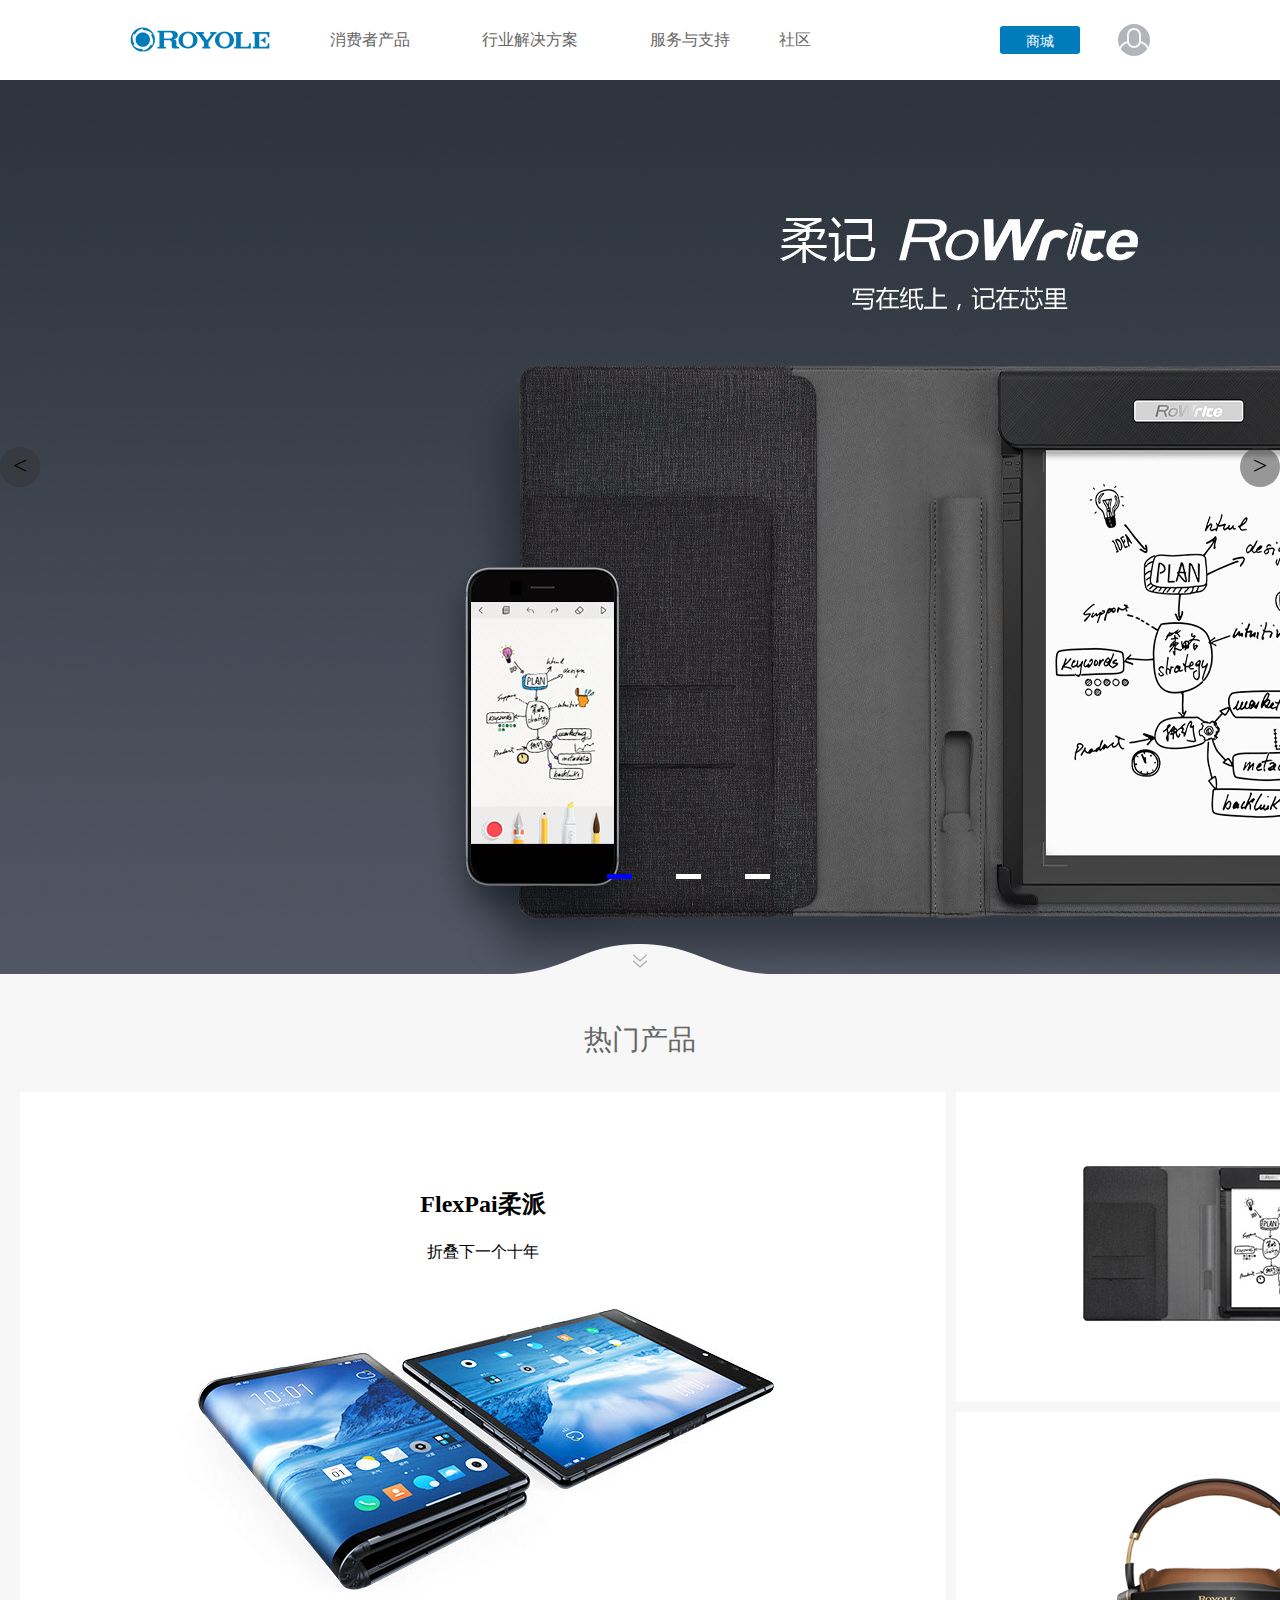
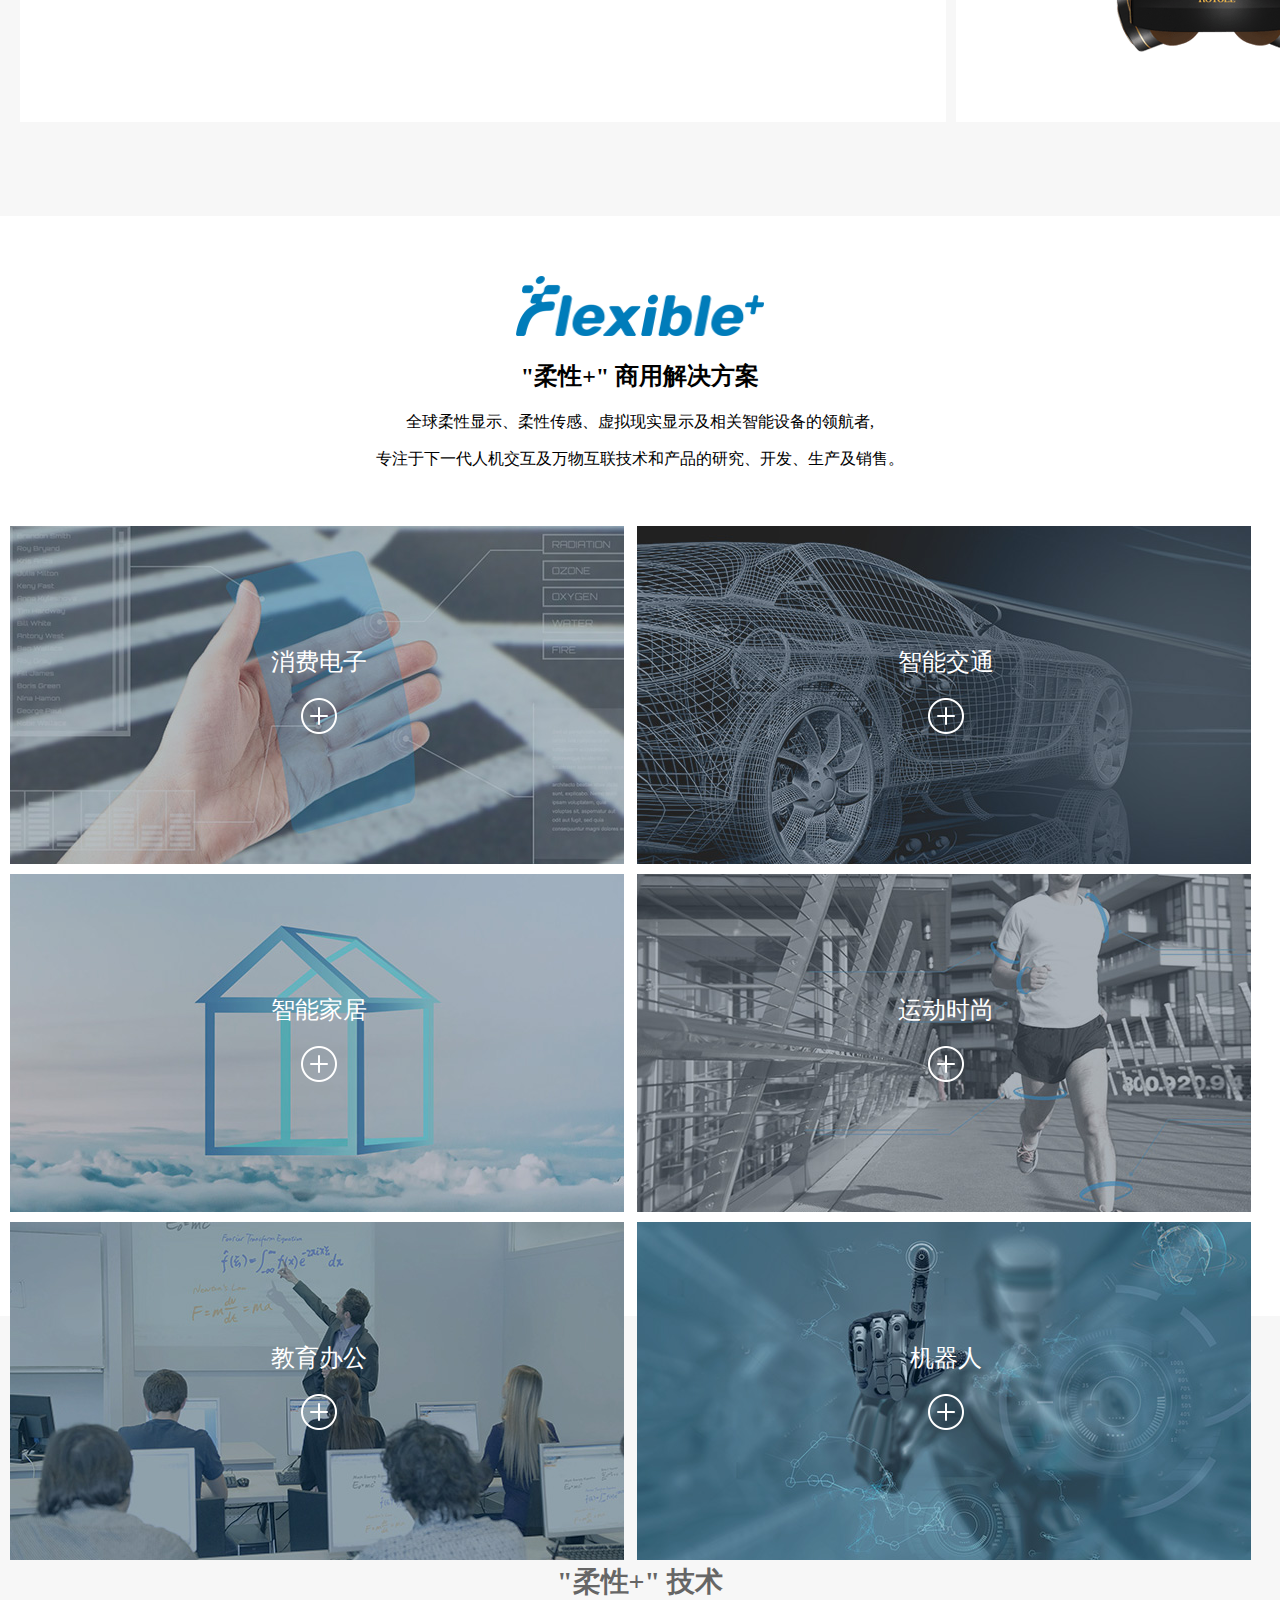
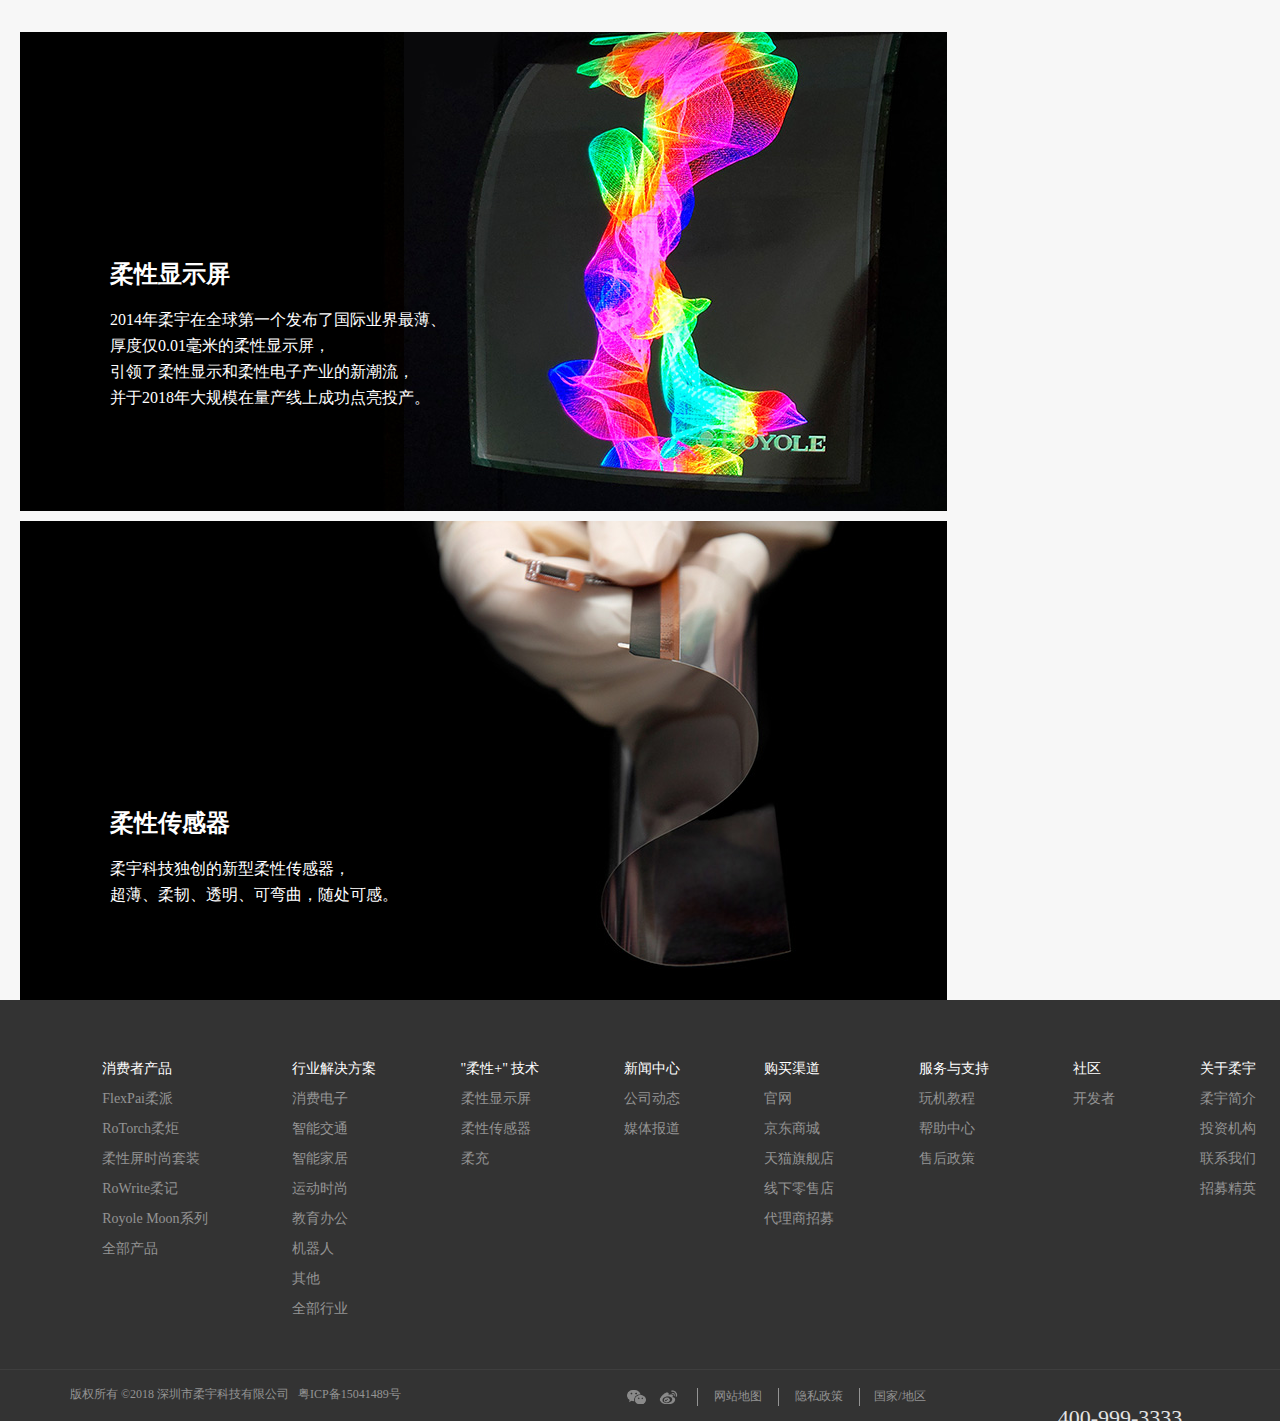
<file: index.html>
<!DOCTYPE html>
<html lang="en">
<head>
	<meta charset="UTF-8">
	<link rel="stylesheet" href="style/index/style.css">
	<title>柔宇官网</title>
</head>
<body>
	<div class="banner">
		<ul class="top">
			<li><img src="img/index/rowrite-banner-cn_20180814.jpg" alt=""></li>
			<li><img src="img/index/moon-banner-cn_20180814.jpg" alt=""></li>
			<li><img src="img/index/home-banner-flexpai-cn.jpg" alt=""></li>
		</ul>
		<span class="left" onclick="last()"><</span>
		<span class="right" onclick="next()">></span>
		<ul class="end">
			<li></li>
			<li></li>
			<li></li>
		</ul>
		<img src="img/index/uper.png" alt="">
		<img src="img/index/bottom_arrow_normal.png" alt="" id="arrow">
	</div>
	<div class="all">
		<div class="logo"></div>
		<ul class="title-left">
			<li>
				<a href="product-list.html">消费者产品</a>
				<ul class="list-1">
					<li>
						<div class="list-1-1"></div>
						<div class="list-1-2">FlexPai柔派</div>
					</li>
					<li>
						<div class="list-1-1"></div>
						<div class="list-1-2">RoTorch柔炬</div>
					</li>
					<li>
						<div class="list-1-1"></div>
						<div class="list-1-2">柔性屏时尚套装</div>
					</li>
					<li>
						<div class="list-1-1"></div>
						<div class="list-1-2">RoWrite柔记</div>
					</li>
					<li>
						<div class="list-1-1"></div>
						<div class="list-1-2">Royole Moon系列</div>
					</li>
					<li>
						<div class="list-1-1"></div>
						<div class="list-1-2">全部产品 →</div>
					</li>
				</ul>
			</li>
			<li>
				<a href="plan.html">行业解决方案</a>
				<ul class="list-2">
					<li>
						<div class="list-1-3"></div>
						<div class="list-1-2">消费电子</div>
					</li>
					<li>
						<div class="list-1-3"></div>
						<div class="list-1-2">智能交通</div>
					</li>
					<li>
						<div class="list-1-3"></div>
						<div class="list-1-2">智能家居</div>
					</li>
					<li>
						<div class="list-1-3"></div>
						<div class="list-1-2">运动时尚</div>
					</li>
					<li>
						<div class="list-1-3"></div>
						<div class="list-1-2">教育办公</div>
					</li>
					<li>
						<div class="list-1-3"></div>
						<div class="list-1-2">机器人</div>
					</li>
					<li>
						<div class="list-1-3"></div>
						<div class="list-1-2">其他</div>
					</li>
				</ul>
			</li>
			<li>
				<a href="service.html">服务与支持</a>
				<ul class="list-3">
					<li>玩机教程</li>
					<li>帮助中心</li>
					<li>售后政策</li>
				</ul>
			</li>
			<li>
				<a href="scott.html">社区</a>
				<ul class="list-4">开发者</ul>
			</li>
		</ul>
		<ul class="title-right">
			<li><a href="tablet.html"><button>商城</button></a></li>
			<li><a href="login.html"></a></li>
		</ul>
	</div>
	<div class="middle">
		<p>热门产品</p>
		<div class="middle-1">
			<div class="middle-2">
				<div class="middle-3">
					<h3>FlexPai柔派</h3>
					<p>折叠下一个十年</p>
					<img src="img/index/flexpai-cn-1.jpg" alt="">
				</div>
			</div>
			<div class="middle-4">
				<div class="middle-4-1">
					<img src="img/index/index_rowrite_img_cn-1.jpg" alt="">
				</div>
				<div class="middle-4-2">
					<h3>柔记 RoWrite 智能手写本</h3>
					<p>写在纸上，记在芯里</p>
				</div>
			</div>
			<div class="middle-5">
				<div class="middle-4-1">
					<img src="img/index/moon_nav_img.png" alt="" id="MID-IMG">
				</div>
				<div class="middle-4-2">
					<h3>Moon 3D移动影院&nbsp&nbsp&nbsp&nbsp&nbsp&nbsp&nbsp&nbsp&nbsp&nbsp</h3>
					<p>柔宇明月，如影随行</p>
				</div>
			</div>
		</div>
	</div>
	<div class="fangan">
		<div class="fangan-top">
			<img src="img/index/flexible_icon@2x.png" alt="">
			<h3>"柔性+" 商用解决方案	</h3>
			<p>全球柔性显示、柔性传感、虚拟现实显示及相关智能设备的领航者,</p>
			<p>专注于下一代人机交互及万物互联技术和产品的研究、开发、生产及销售。</p>
		</div>
		<ul class="fangan-end">
			<li>
				<div class="fangan-end-1">
					<h3>消费电子</h3>
					<img src="img/index/more.png" alt="">
				</div>
				<div class="DIS">
					<p>手机、柔性键盘、智能穿戴手表、</p>
					<p>美颜自拍杆、手机壳等产品</p>
					<a href="">了解更多</a>
				</div>
			</li>
			<li>
				<div class="fangan-end-1">
					<h3>智能交通</h3>
					<img src="img/index/more.png" alt="">
				</div>
				<div class="DIS">
					<p>手机、柔性键盘、智能穿戴手表、</p>
					<p>美颜自拍杆、手机壳等产品</p>
					<a href="">了解更多</a>
				</div>
			</li>
			<li>
				<div class="fangan-end-1">
					<h3>智能家居</h3>
					<img src="img/index/more.png" alt="">
				</div>
				<div class="DIS">
					<p>手机、柔性键盘、智能穿戴手表、</p>
					<p>美颜自拍杆、手机壳等产品</p>
					<a href="">了解更多</a>
				</div>
			</li>
			<li>
				<div class="fangan-end-1">
					<h3>运动时尚</h3>
					<img src="img/index/more.png" alt="">
				</div>
				<div class="DIS">
					<p>手机、柔性键盘、智能穿戴手表、</p>
					<p>美颜自拍杆、手机壳等产品</p>
					<a href="">了解更多</a>
				</div>
			</li>
			<li>
				<div class="fangan-end-1">
					<h3>教育办公</h3>
					<img src="img/index/more.png" alt="">
				</div>
				<div class="DIS">
					<p>手机、柔性键盘、智能穿戴手表、</p>
					<p>美颜自拍杆、手机壳等产品</p>
					<a href="">了解更多</a>
				</div>
			</li>
			<li>
				<div class="fangan-end-1">
					<h3>机器人</h3>
					<img src="img/index/more.png" alt="">
				</div>
				<div class="DIS">
					<p>手机、柔性键盘、智能穿戴手表、</p>
					<p>美颜自拍杆、手机壳等产品</p>
					<a href="">了解更多</a>
				</div>
			</li>
		</ul>
	</div>
	<div class="jishu">
		<h3>"柔性+" 技术</h3>
		<div class="jishu-1">
			<div>
				<h3>柔性显示屏</h3>
				<p>2014年柔宇在全球第一个发布了国际业界最薄、</p>
				<p>厚度仅0.01毫米的柔性显示屏，</p>
				<p>引领了柔性显示和柔性电子产业的新潮流，</p>
				<p>并于2018年大规模在量产线上成功点亮投产。</p>
			</div>
		</div>
		<div class="jishu-2">
			<div>
				<h3>柔性传感器</h3>
				<p>柔宇科技独创的新型柔性传感器，</p>
				<p>超薄、柔韧、透明、可弯曲，随处可感。	</p>
			</div>
		</div>
	</div>
	<div class="END">
		<div class="end-1">
			<ul>
				<li class="end-1-2">消费者产品</li>
				<li class="end-1-1">FlexPai柔派</li>
				<li class="end-1-1">RoTorch柔炬</li>
				<li class="end-1-1">柔性屏时尚套装</li>
				<li class="end-1-1">RoWrite柔记</li>
				<li class="end-1-1">Royole Moon系列</li>
				<li class="end-1-1">全部产品</li>
			</ul>
			<ul>
				<li class="end-1-2">行业解决方案</li>
				<li class="end-1-1">消费电子</li>
				<li class="end-1-1">智能交通</li>
				<li class="end-1-1">智能家居</li>
				<li class="end-1-1">运动时尚</li>
				<li class="end-1-1">教育办公</li>
				<li class="end-1-1">机器人</li>
				<li class="end-1-1">其他</li>
				<li class="end-1-1">全部行业</li>
			</ul>
			<ul>
				<li class="end-1-2">"柔性+" 技术</li>
				<li class="end-1-1">柔性显示屏</li>
				<li class="end-1-1">柔性传感器</li>
				<li class="end-1-1">柔充</li>
			</ul>
			<ul>
				<li class="end-1-2">新闻中心</li>
				<li class="end-1-1">公司动态</li>
				<li class="end-1-1">媒体报道</li>
			</ul>
			<ul>
				<li class="end-1-2">购买渠道</li>
				<li class="end-1-1">官网</li>
				<li class="end-1-1">京东商城</li>
				<li class="end-1-1">天猫旗舰店</li>
				<li class="end-1-1">线下零售店</li>
				<li class="end-1-1">代理商招募</li>
			</ul>
			<ul>
				<li class="end-1-2">服务与支持</li>
				<li class="end-1-1">玩机教程</li>
				<li class="end-1-1">帮助中心</li>
				<li class="end-1-1">售后政策</li>
			</ul>
			<ul>
				<li class="end-1-2">社区</li>
				<li class="end-1-1">开发者</li>
			</ul>
			<ul>
				<li class="end-1-2">关于柔宇</li>
				<li class="end-1-1">柔宇简介</li>
				<li class="end-1-1">投资机构</li>
				<li class="end-1-1">联系我们</li>
				<li class="end-1-1">招募精英</li>
			</ul>
		</div>
		<div class="end-2">
			<p>400-999-3333</p>
			<p class="end-4">周一至周五：9:00-21:00</p>
			<p class="end-4">周六至周日：9:00-18:00</p>
			<button>
				<span></span>
				<p>邮件咨询</p>
			</button>
		</div>
		<div class="end-3">
			<span>版权所有 ©2018 深圳市柔宇科技有限公司 &nbsp&nbsp粤ICP备15041489号</span>
			<ul class="end-text">
				<span class="end-text-1"></span>
				<span class="end-text-2"></span>
				<li>网站地图</li>
				<li>隐私政策</li>
				<li>国家/地区</li>
			</ul>
		</div>
	</div>
	<script>
		var oAll = document.getElementsByClassName('banner')[0];
		var oTop = document.getElementsByClassName('top')[0];
		var oLeft = document.getElementsByClassName('left')[0];
		var oRight = document.getElementsByClassName('right')[0];
		var oEnd = document.getElementsByClassName('end')[0];
		var oLi = oTop.getElementsByTagName('li');
		var oLis = oEnd.getElementsByTagName('li');
		var iNow=0;

		function move(){
			for(var i = 0;i < oLi.length;i++){
				oLis[i].className = '';
			}
			oLis[iNow].className = 'active';
			oTop.style.left =- 1920*iNow+'px';
		};



		function next(){
			iNow++;
			if(iNow>=oLi.length){
				iNow=0;
			}
			move()
		};

		function last(){
			iNow--;
			if(iNow<=-1){
				iNow=oLi.length-1;
			}
			move()
		};
		for(var i = 0;i < oLis.length;i++){
			oLis[i].index = i;
			oLis[i].onclick=function(){
				iNow=this.index;
				move()
			}
		};
		 
		move();
		
		timer=setInterval(function(){
			iNow++;
			if(iNow>=oLi.length){
			iNow=0;
		}
			move()
		},2000);


		oAll.onmouseover=function(){
			clearInterval(timer);
		};
		oAll.onmouseout=function(){
		
		timer=setInterval(function(){
			iNow++;
			if(iNow>=oLi.length){
				iNow=0;
			}
			move()
		},2000)
	}
	</script>
</body>
</html>
</file>
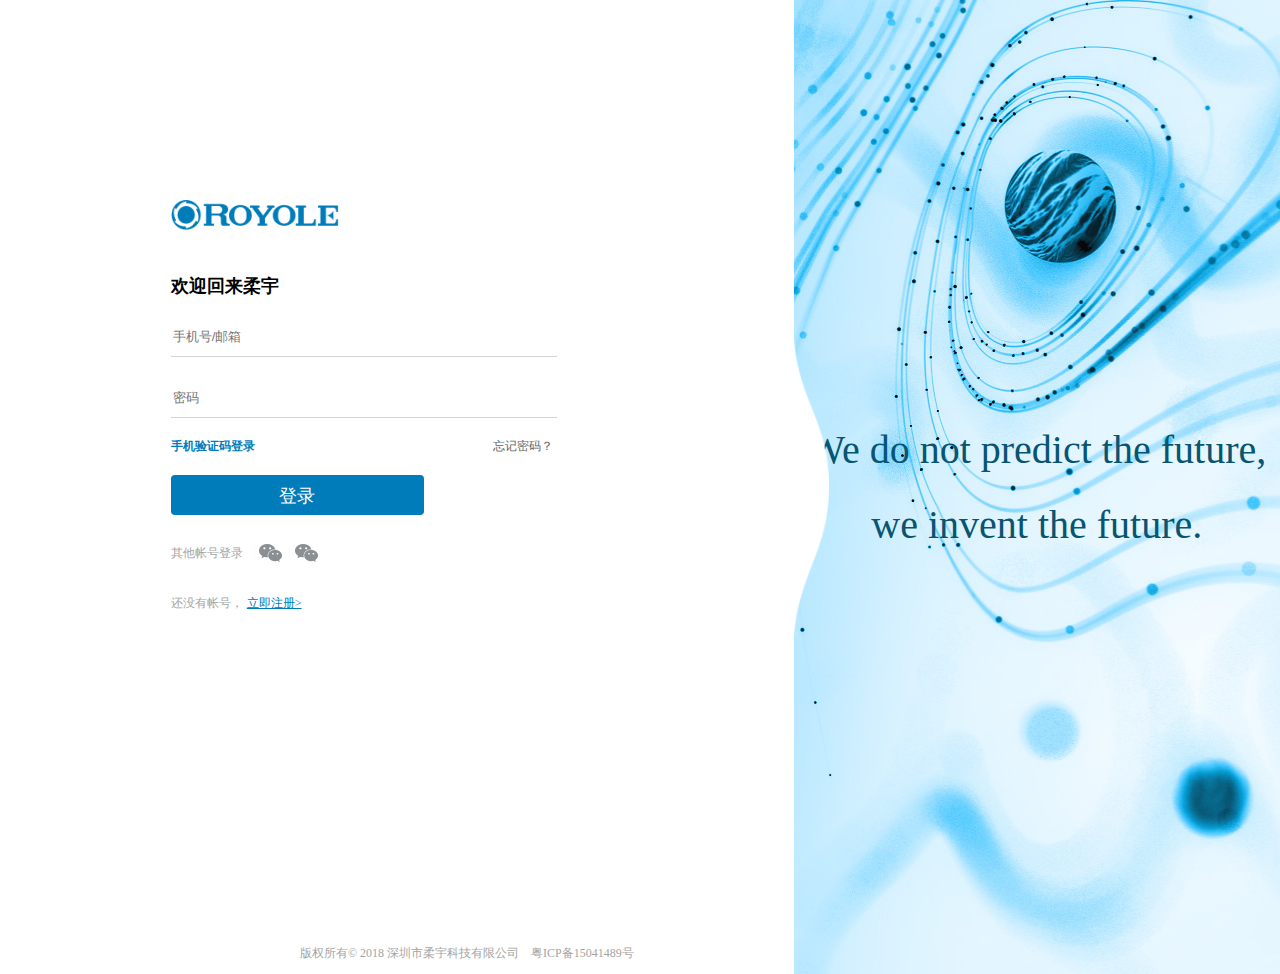
<file: login.html>
<!DOCTYPE html>
<html lang="en">
<head>
	<meta charset="UTF-8">
	<title>登录</title>
	<link rel="stylesheet" href="style/login/style.css">
</head>
<body>
	<div class="right">
		<img src="img/login/user_bg_p.png" alt="">
		<div>
			<p>We do not predict the future,</p>
			<p>we invent the future.</p>
		</div>
	</div>
	<div class="left">
		<div class="left-L">
			<img src="img/login/user_logo_pc.png" alt="">
			<p>欢迎回来柔宇</p>
			<input type="text" placeholder="手机号/邮箱">
			<input type="text" placeholder="密码">
			<div class="left-L-1">
				<h5>手机验证码登录</h5>
				<p>忘记密码？</p>
			</div>
			<button>登录</button>
			<div class="left-L-2">
				<span>其他帐号登录</span>
				<a href=""></a>
				<a href=""></a>
			</div>
			<div class="left-L-3">
				<span>还没有帐号，</span>
				<a href=""> 立即注册></a>
			</div>
		</div>
		<p>版权所有© 2018 深圳市柔宇科技有限公司　粤ICP备15041489号</p>
	</div>
</body>
</html>
</file>
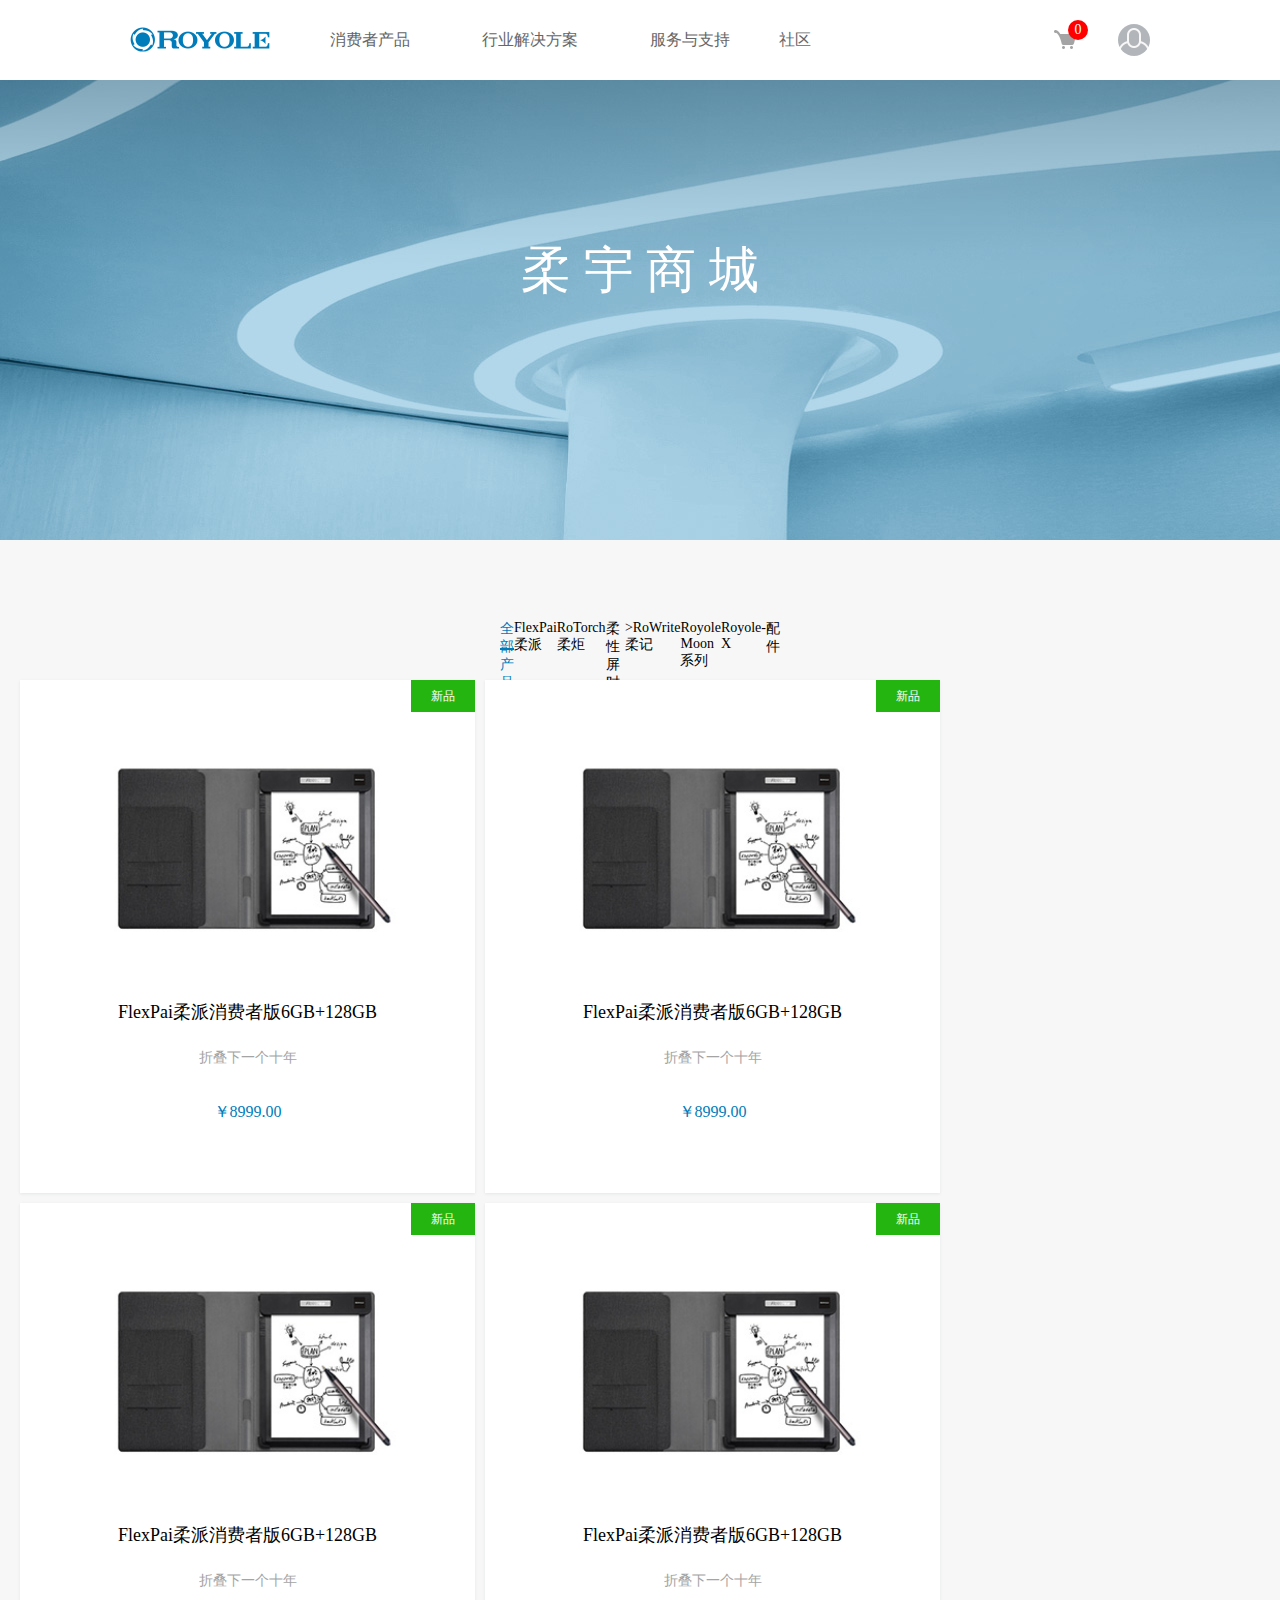
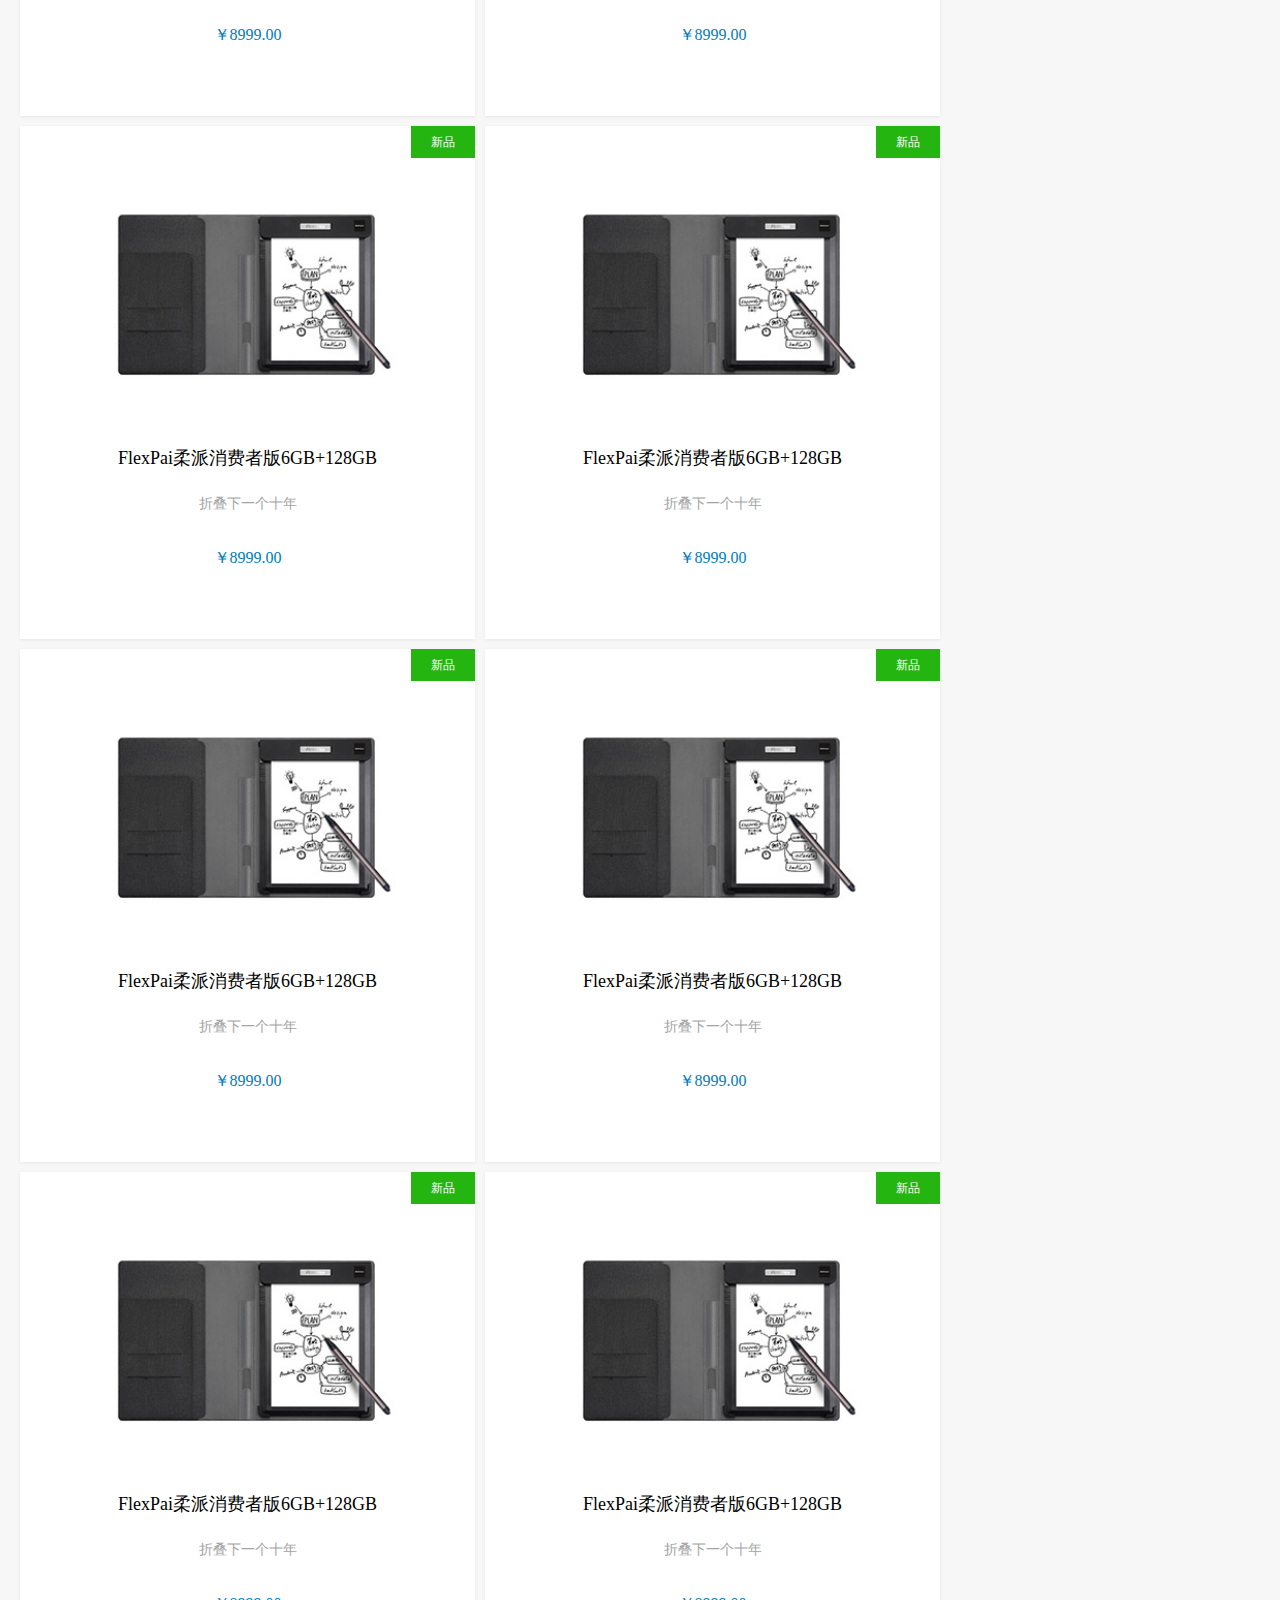
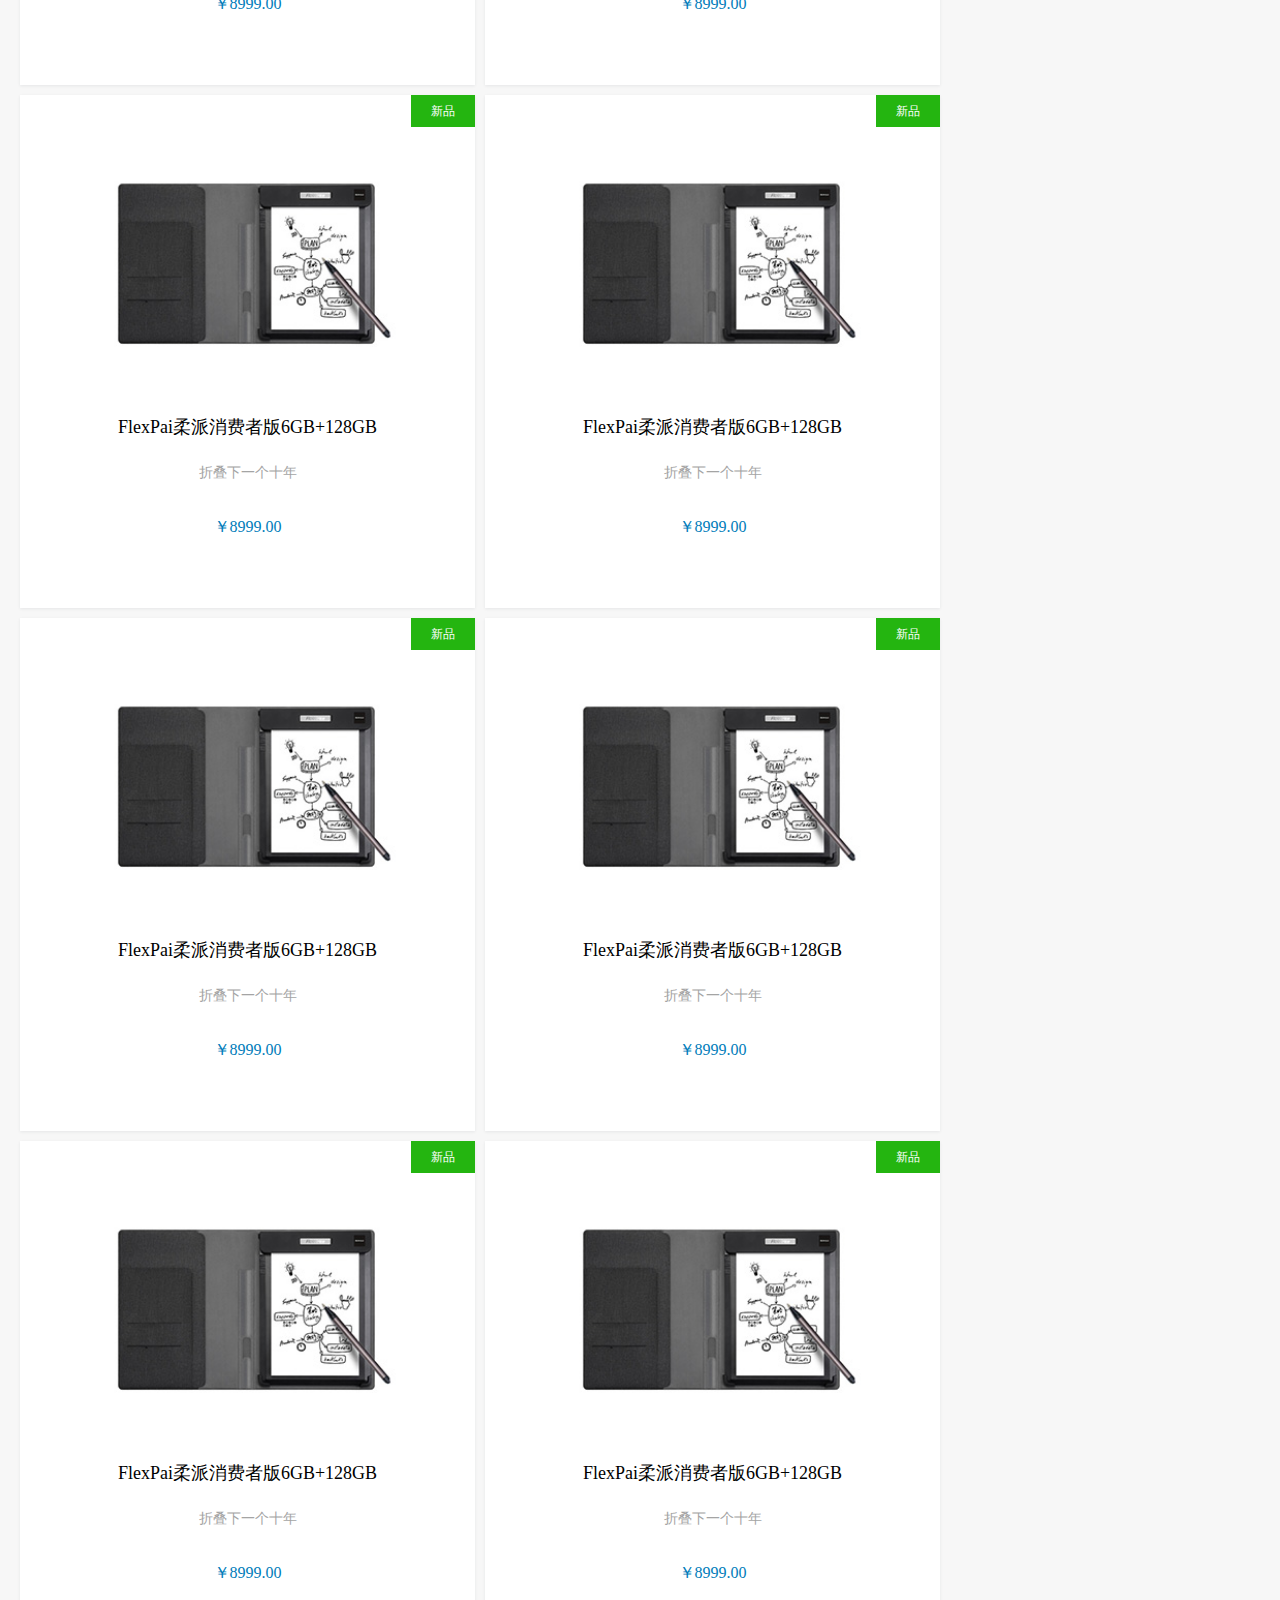
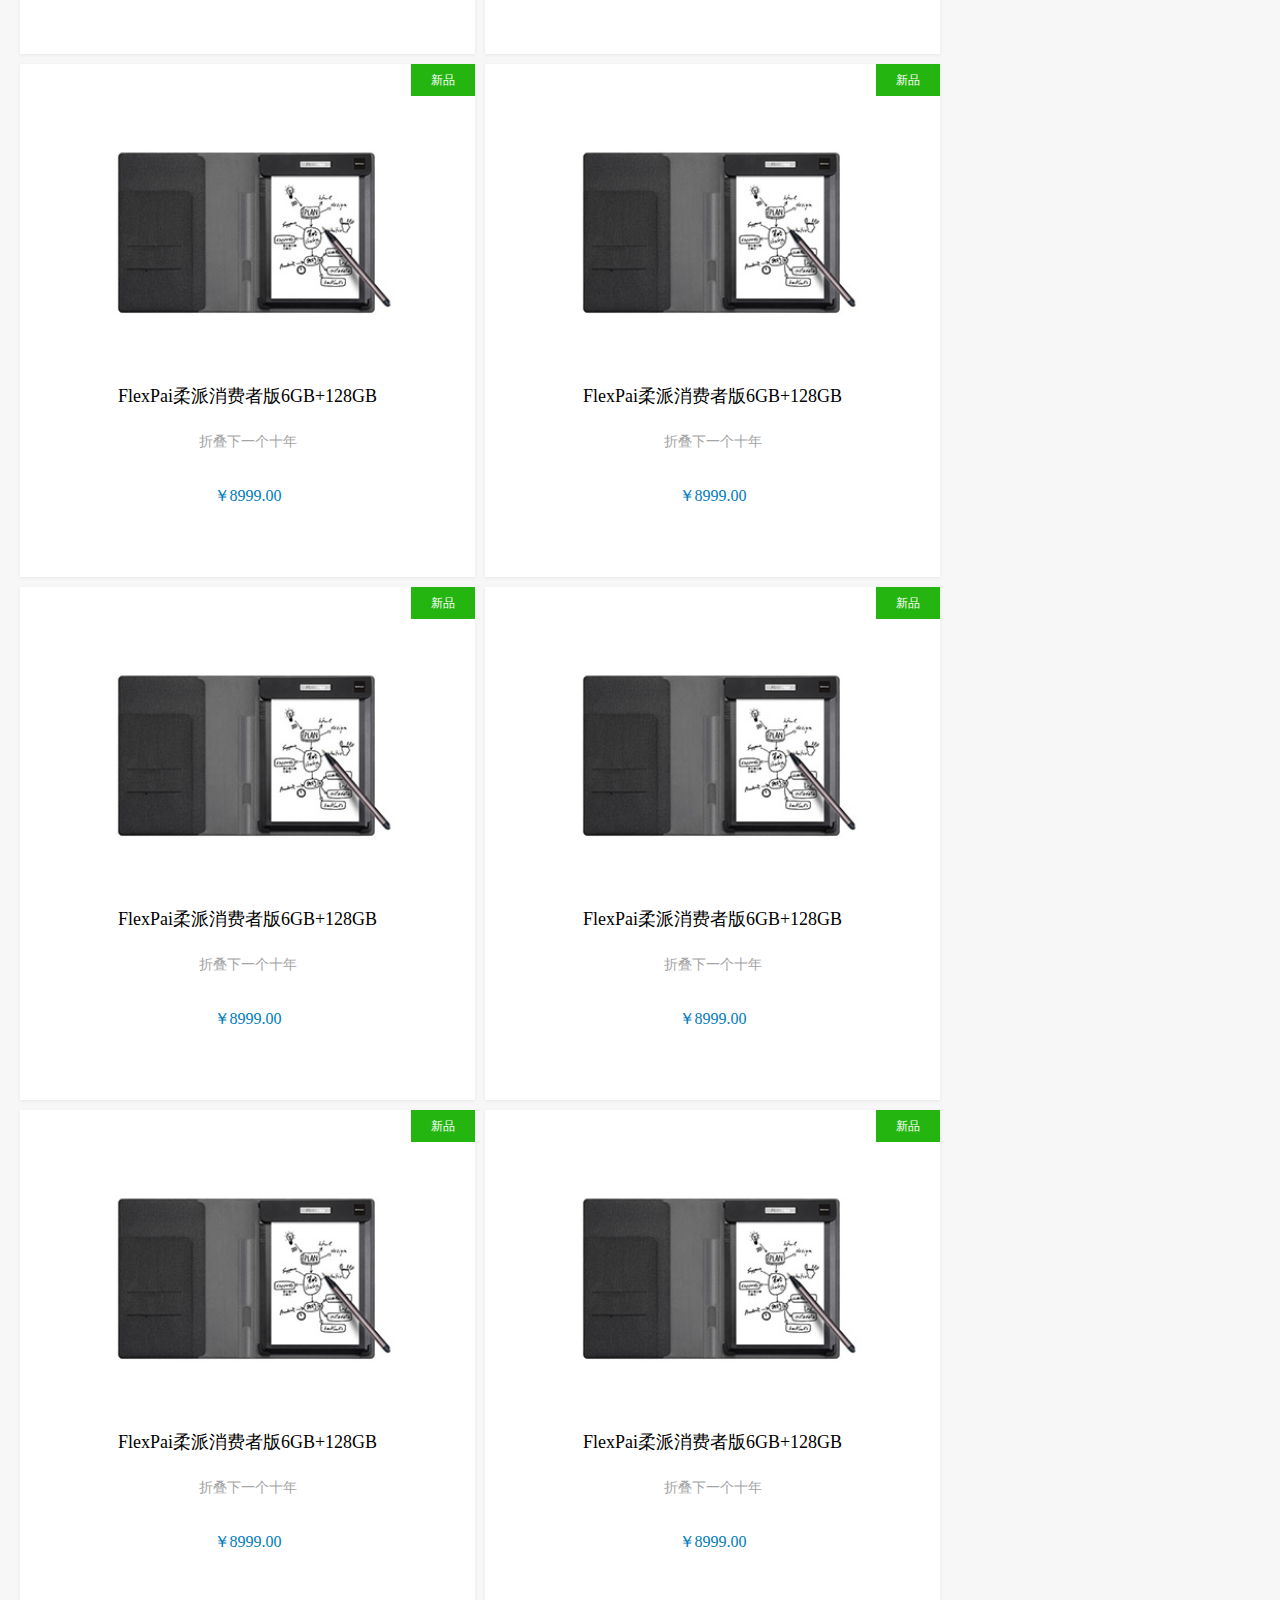
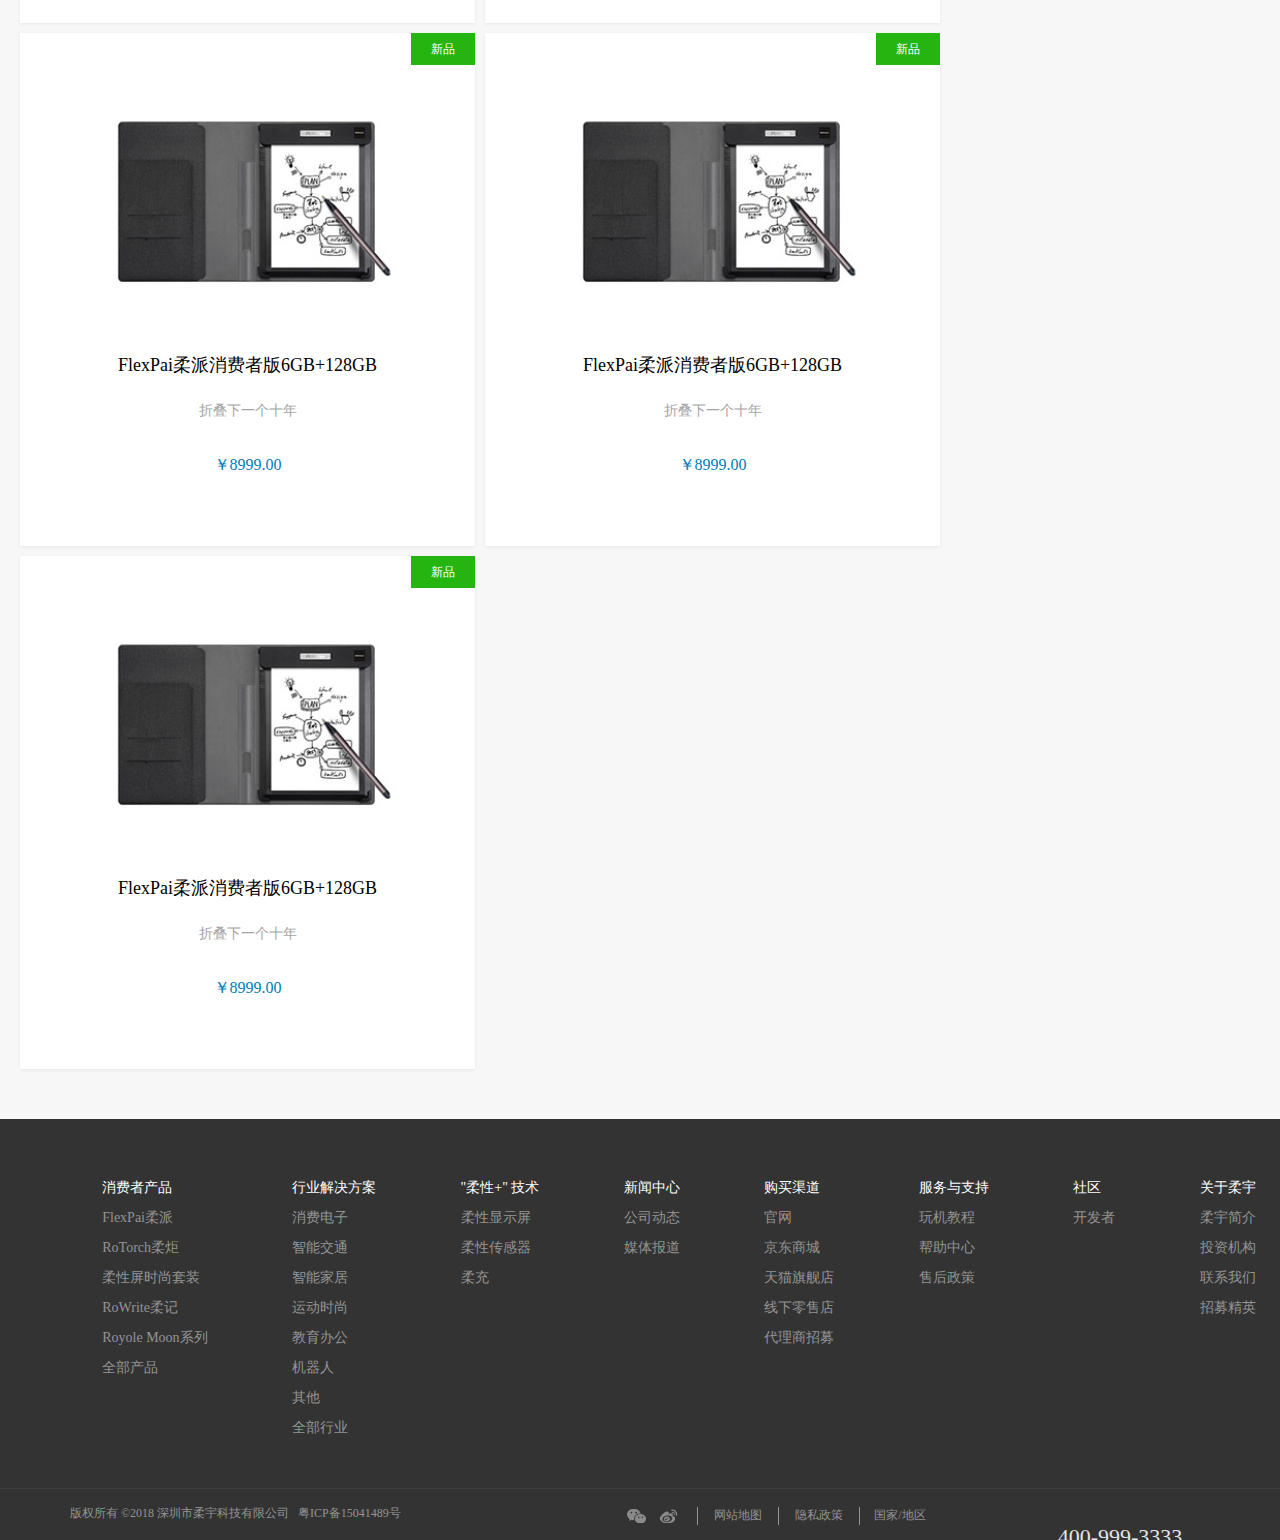
<file: product-list.html>
<!DOCTYPE html>
<html lang="en">
<head>
	<meta charset="UTF-8">
	<link rel="stylesheet" href="style/product-list/style.css">
	<title>柔宇商城-柔宇科技</title>
</head>
<body>
	<div class="banner">柔 宇 商 城</div>
	<div class="all">
		<div class="logo"><a href="index.html"></a></div>
		<ul class="title-left">
			<li>
				<a href="product-list.html">消费者产品</a>
				<ul class="list-1">
					<li>
						<div class="list-1-1"></div>
						<div class="list-1-2">FlexPai柔派</div>
					</li>
					<li>
						<div class="list-1-1"></div>
						<div class="list-1-2">RoTorch柔炬</div>
					</li>
					<li>
						<div class="list-1-1"></div>
						<div class="list-1-2">柔性屏时尚套装</div>
					</li>
					<li>
						<div class="list-1-1"></div>
						<div class="list-1-2">RoWrite柔记</div>
					</li>
					<li>
						<div class="list-1-1"></div>
						<div class="list-1-2">Royole Moon系列</div>
					</li>
					<li>
						<div class="list-1-1"></div>
						<div class="list-1-2">全部产品 →</div>
					</li>
				</ul>
			</li>
			<li>
				<a href="plan.html">行业解决方案</a>
				<ul class="list-2">
					<li>
						<div class="list-1-3"></div>
						<div class="list-1-2">消费电子</div>
					</li>
					<li>
						<div class="list-1-3"></div>
						<div class="list-1-2">智能交通</div>
					</li>
					<li>
						<div class="list-1-3"></div>
						<div class="list-1-2">智能家居</div>
					</li>
					<li>
						<div class="list-1-3"></div>
						<div class="list-1-2">运动时尚</div>
					</li>
					<li>
						<div class="list-1-3"></div>
						<div class="list-1-2">教育办公</div>
					</li>
					<li>
						<div class="list-1-3"></div>
						<div class="list-1-2">机器人</div>
					</li>
					<li>
						<div class="list-1-3"></div>
						<div class="list-1-2">其他</div>
					</li>
				</ul>
			</li>
			<li>
				<a href="service.html">服务与支持</a>
				<ul class="list-3">
					<li>玩机教程</li>
					<li>帮助中心</li>
					<li>售后政策</li>
				</ul>
			</li>
			<li>
				<a href="scott.html">社区</a>
				<ul class="list-4">开发者</ul>
			</li>
		</ul>
		<ul class="title-right">
			<li></li>
			<li></li>
			<span>0</span>
		</ul>
	</div>
	<div class="product-list">
		<ul id="VAR">
			<li class="under-line">全部产品</li>
			<li>FlexPai柔派</li>
			<li>RoTorch柔炬</li>
			<li>柔性屏时尚套装</li>
			<li>>RoWrite柔记</li>
			<li>Royole Moon系列</li>
			<li>Royole-X</li>
			<li>配件</li>
		</ul>
	</div>
	<div class="product-list-2" id="product-list2">
		<div class="PL">
			<div><span>新品</span></div>
			<div></div>
			<div class="PL-A">
				<p class="Pl-1">FlexPai柔派消费者版6GB+128GB</p>
				<p class="Pl-2">折叠下一个十年</p>
				<p class="Pl-3"> ￥8999.00</p>
				<button class="PL-4">了解更多</button>&nbsp
				<button class="PL-5">立即购买</button>
			</div>
		</div>
		<div class="PL">
			<div><span>新品</span></div>
			<div></div>
			<div class="PL-A">
				<p class="Pl-1">FlexPai柔派消费者版6GB+128GB</p>
				<p class="Pl-2">折叠下一个十年</p>
				<p class="Pl-3"> ￥8999.00</p>
				<button class="PL-4">了解更多</button>&nbsp
				<button class="PL-5">立即购买</button>
			</div>
		</div>
		<div class="PL">
			<div><span>新品</span></div>
			<div></div>
			<div class="PL-A">
				<p class="Pl-1">FlexPai柔派消费者版6GB+128GB</p>
				<p class="Pl-2">折叠下一个十年</p>
				<p class="Pl-3"> ￥8999.00</p>
				<button class="PL-4">了解更多</button>&nbsp
				<button class="PL-5">立即购买</button>
			</div>
		</div>
		<div class="PL">
			<div><span>新品</span></div>
			<div></div>
			<div class="PL-A">
				<p class="Pl-1">FlexPai柔派消费者版6GB+128GB</p>
				<p class="Pl-2">折叠下一个十年</p>
				<p class="Pl-3"> ￥8999.00</p>
				<button class="PL-4">了解更多</button>&nbsp
				<button class="PL-5">立即购买</button>
			</div>
		</div>
		<div class="PL">
			<div><span>新品</span></div>
			<div></div>
			<div class="PL-A">
				<p class="Pl-1">FlexPai柔派消费者版6GB+128GB</p>
				<p class="Pl-2">折叠下一个十年</p>
				<p class="Pl-3"> ￥8999.00</p>
				<button class="PL-4">了解更多</button>&nbsp
				<button class="PL-5">立即购买</button>
			</div>
		</div>
		<div class="PL">
			<div><span>新品</span></div>
			<div></div>
			<div class="PL-A">
				<p class="Pl-1">FlexPai柔派消费者版6GB+128GB</p>
				<p class="Pl-2">折叠下一个十年</p>
				<p class="Pl-3"> ￥8999.00</p>
				<button class="PL-4">了解更多</button>&nbsp
				<button class="PL-5">立即购买</button>
			</div>
		</div>
		<div class="PL">
			<div><span>新品</span></div>
			<div></div>
			<div class="PL-A">
				<p class="Pl-1">FlexPai柔派消费者版6GB+128GB</p>
				<p class="Pl-2">折叠下一个十年</p>
				<p class="Pl-3"> ￥8999.00</p>
				<button class="PL-4">了解更多</button>&nbsp
				<button class="PL-5">立即购买</button>
			</div>
		</div>
		<div class="PL">
			<div><span>新品</span></div>
			<div></div>
			<div class="PL-A">
				<p class="Pl-1">FlexPai柔派消费者版6GB+128GB</p>
				<p class="Pl-2">折叠下一个十年</p>
				<p class="Pl-3"> ￥8999.00</p>
				<button class="PL-4">了解更多</button>&nbsp
				<button class="PL-5">立即购买</button>
			</div>
		</div>
		<div class="PL">
			<div><span>新品</span></div>
			<div></div>
			<div class="PL-A">
				<p class="Pl-1">FlexPai柔派消费者版6GB+128GB</p>
				<p class="Pl-2">折叠下一个十年</p>
				<p class="Pl-3"> ￥8999.00</p>
				<button class="PL-4">了解更多</button>&nbsp
				<button class="PL-5">立即购买</button>
			</div>
		</div>
		<div class="PL">
			<div><span>新品</span></div>
			<div></div>
			<div class="PL-A">
				<p class="Pl-1">FlexPai柔派消费者版6GB+128GB</p>
				<p class="Pl-2">折叠下一个十年</p>
				<p class="Pl-3"> ￥8999.00</p>
				<button class="PL-4">了解更多</button>&nbsp
				<button class="PL-5">立即购买</button>
			</div>
		</div>
		<div class="PL">
			<div><span>新品</span></div>
			<div></div>
			<div class="PL-A">
				<p class="Pl-1">FlexPai柔派消费者版6GB+128GB</p>
				<p class="Pl-2">折叠下一个十年</p>
				<p class="Pl-3"> ￥8999.00</p>
				<button class="PL-4">了解更多</button>&nbsp
				<button class="PL-5">立即购买</button>
			</div>
		</div>
		<div class="PL">
			<div><span>新品</span></div>
			<div></div>
			<div class="PL-A">
				<p class="Pl-1">FlexPai柔派消费者版6GB+128GB</p>
				<p class="Pl-2">折叠下一个十年</p>
				<p class="Pl-3"> ￥8999.00</p>
				<button class="PL-4">了解更多</button>&nbsp
				<button class="PL-5">立即购买</button>
			</div>
		</div>
		<div class="PL">
			<div><span>新品</span></div>
			<div></div>
			<div class="PL-A">
				<p class="Pl-1">FlexPai柔派消费者版6GB+128GB</p>
				<p class="Pl-2">折叠下一个十年</p>
				<p class="Pl-3"> ￥8999.00</p>
				<button class="PL-4">了解更多</button>&nbsp
				<button class="PL-5">立即购买</button>
			</div>
		</div>
		<div class="PL">
			<div><span>新品</span></div>
			<div></div>
			<div class="PL-A">
				<p class="Pl-1">FlexPai柔派消费者版6GB+128GB</p>
				<p class="Pl-2">折叠下一个十年</p>
				<p class="Pl-3"> ￥8999.00</p>
				<button class="PL-4">了解更多</button>&nbsp
				<button class="PL-5">立即购买</button>
			</div>
		</div>
		<div class="PL">
			<div><span>新品</span></div>
			<div></div>
			<div class="PL-A">
				<p class="Pl-1">FlexPai柔派消费者版6GB+128GB</p>
				<p class="Pl-2">折叠下一个十年</p>
				<p class="Pl-3"> ￥8999.00</p>
				<button class="PL-4">了解更多</button>&nbsp
				<button class="PL-5">立即购买</button>
			</div>
		</div>
		<div class="PL">
			<div><span>新品</span></div>
			<div></div>
			<div class="PL-A">
				<p class="Pl-1">FlexPai柔派消费者版6GB+128GB</p>
				<p class="Pl-2">折叠下一个十年</p>
				<p class="Pl-3"> ￥8999.00</p>
				<button class="PL-4">了解更多</button>&nbsp
				<button class="PL-5">立即购买</button>
			</div>
		</div>
		<div class="PL">
			<div><span>新品</span></div>
			<div></div>
			<div class="PL-A">
				<p class="Pl-1">FlexPai柔派消费者版6GB+128GB</p>
				<p class="Pl-2">折叠下一个十年</p>
				<p class="Pl-3"> ￥8999.00</p>
				<button class="PL-4">了解更多</button>&nbsp
				<button class="PL-5">立即购买</button>
			</div>
		</div>
		<div class="PL">
			<div><span>新品</span></div>
			<div></div>
			<div class="PL-A">
				<p class="Pl-1">FlexPai柔派消费者版6GB+128GB</p>
				<p class="Pl-2">折叠下一个十年</p>
				<p class="Pl-3"> ￥8999.00</p>
				<button class="PL-4">了解更多</button>&nbsp
				<button class="PL-5">立即购买</button>
			</div>
		</div>
		<div class="PL">
			<div><span>新品</span></div>
			<div></div>
			<div class="PL-A">
				<p class="Pl-1">FlexPai柔派消费者版6GB+128GB</p>
				<p class="Pl-2">折叠下一个十年</p>
				<p class="Pl-3"> ￥8999.00</p>
				<button class="PL-4">了解更多</button>&nbsp
				<button class="PL-5">立即购买</button>
			</div>
		</div>
		<div class="PL">
			<div><span>新品</span></div>
			<div></div>
			<div class="PL-A">
				<p class="Pl-1">FlexPai柔派消费者版6GB+128GB</p>
				<p class="Pl-2">折叠下一个十年</p>
				<p class="Pl-3"> ￥8999.00</p>
				<button class="PL-4">了解更多</button>&nbsp
				<button class="PL-5">立即购买</button>
			</div>
		</div>
		<div class="PL">
			<div><span>新品</span></div>
			<div></div>
			<div class="PL-A">
				<p class="Pl-1">FlexPai柔派消费者版6GB+128GB</p>
				<p class="Pl-2">折叠下一个十年</p>
				<p class="Pl-3"> ￥8999.00</p>
				<button class="PL-4">了解更多</button>&nbsp
				<button class="PL-5">立即购买</button>
			</div>
		</div>
		<div class="PL">
			<div><span>新品</span></div>
			<div></div>
			<div class="PL-A">
				<p class="Pl-1">FlexPai柔派消费者版6GB+128GB</p>
				<p class="Pl-2">折叠下一个十年</p>
				<p class="Pl-3"> ￥8999.00</p>
				<button class="PL-4">了解更多</button>&nbsp
				<button class="PL-5">立即购买</button>
			</div>
		</div>
		<div class="PL">
			<div><span>新品</span></div>
			<div></div>
			<div class="PL-A">
				<p class="Pl-1">FlexPai柔派消费者版6GB+128GB</p>
				<p class="Pl-2">折叠下一个十年</p>
				<p class="Pl-3"> ￥8999.00</p>
				<button class="PL-4">了解更多</button>&nbsp
				<button class="PL-5">立即购买</button>
			</div>
		</div>
		<div class="PL">
			<div><span>新品</span></div>
			<div></div>
			<div class="PL-A">
				<p class="Pl-1">FlexPai柔派消费者版6GB+128GB</p>
				<p class="Pl-2">折叠下一个十年</p>
				<p class="Pl-3"> ￥8999.00</p>
				<button class="PL-4">了解更多</button>&nbsp
				<button class="PL-5">立即购买</button>
			</div>
		</div>
		<div class="PL">
			<div><span>新品</span></div>
			<div></div>
			<div class="PL-A">
				<p class="Pl-1">FlexPai柔派消费者版6GB+128GB</p>
				<p class="Pl-2">折叠下一个十年</p>
				<p class="Pl-3"> ￥8999.00</p>
				<button class="PL-4">了解更多</button>&nbsp
				<button class="PL-5">立即购买</button>
			</div>
		</div>
	</div>
	<div class="product-list-2">
		<div class="PL">
			<div><span>新品</span></div>
			<div></div>
			<div class="PL-A">
				<p class="Pl-1">FlexPai柔派消费者版6GB+128GB</p>
				<p class="Pl-2">折叠下一个十年</p>
				<p class="Pl-3"> ￥8999.00</p>
				<button class="PL-4">了解更多</button>&nbsp
				<button class="PL-5">立即购买</button>
			</div>
		</div>
		<div class="PL">
			<div><span>新品</span></div>
			<div></div>
			<div class="PL-A">
				<p class="Pl-1">FlexPai柔派消费者版6GB+128GB</p>
				<p class="Pl-2">折叠下一个十年</p>
				<p class="Pl-3"> ￥8999.00</p>
				<button class="PL-4">了解更多</button>&nbsp
				<button class="PL-5">立即购买</button>
			</div>
		</div>
		<div class="PL">
			<div><span>新品</span></div>
			<div></div>
			<div class="PL-A">
				<p class="Pl-1">FlexPai柔派消费者版6GB+128GB</p>
				<p class="Pl-2">折叠下一个十年</p>
				<p class="Pl-3"> ￥8999.00</p>
				<button class="PL-4">了解更多</button>&nbsp
				<button class="PL-5">立即购买</button>
			</div>
		</div>
	</div>
	<div class="product-list-2">
		<div class="PL">
			<div><span>新品</span></div>
			<div></div>
			<div class="PL-A">
				<p class="Pl-1">FlexPai柔派消费者版6GB+128GB</p>
				<p class="Pl-2">折叠下一个十年</p>
				<p class="Pl-3"> ￥8999.00</p>
				<button class="PL-4">了解更多</button>&nbsp
				<button class="PL-5">立即购买</button>
			</div>
		</div>
		<div class="PL">
			<div><span>新品</span></div>
			<div></div>
			<div class="PL-A">
				<p class="Pl-1">FlexPai柔派消费者版6GB+128GB</p>
				<p class="Pl-2">折叠下一个十年</p>
				<p class="Pl-3"> ￥8999.00</p>
				<button class="PL-4">了解更多</button>&nbsp
				<button class="PL-5">立即购买</button>
			</div>
		</div>
	</div>
	<div class="product-list-2">
		<div class="PL">
			<div><span>新品</span></div>
			<div></div>
			<div class="PL-A">
				<p class="Pl-1">FlexPai柔派消费者版6GB+128GB</p>
				<p class="Pl-2">折叠下一个十年</p>
				<p class="Pl-3"> ￥8999.00</p>
				<button class="PL-4">了解更多</button>&nbsp
				<button class="PL-5">立即购买</button>
			</div>
		</div>
		<div class="PL">
			<div><span>新品</span></div>
			<div></div>
			<div class="PL-A">
				<p class="Pl-1">FlexPai柔派消费者版6GB+128GB</p>
				<p class="Pl-2">折叠下一个十年</p>
				<p class="Pl-3"> ￥8999.00</p>
				<button class="PL-4">了解更多</button>&nbsp
				<button class="PL-5">立即购买</button>
			</div>
		</div>
	</div>
	<div class="product-list-2">
		<div class="PL">
			<div><span>新品</span></div>
			<div></div>
			<div class="PL-A">
				<p class="Pl-1">FlexPai柔派消费者版6GB+128GB</p>
				<p class="Pl-2">折叠下一个十年</p>
				<p class="Pl-3"> ￥8999.00</p>
				<button class="PL-4">了解更多</button>&nbsp
				<button class="PL-5">立即购买</button>
			</div>
		</div>
		<div class="PL">
			<div><span>新品</span></div>
			<div></div>
			<div class="PL-A">
				<p class="Pl-1">FlexPai柔派消费者版6GB+128GB</p>
				<p class="Pl-2">折叠下一个十年</p>
				<p class="Pl-3"> ￥8999.00</p>
				<button class="PL-4">了解更多</button>&nbsp
				<button class="PL-5">立即购买</button>
			</div>
		</div>
	</div>
	<div class="product-list-2">
		<div class="PL">
			<div><span>新品</span></div>
			<div></div>
			<div class="PL-A">
				<p class="Pl-1">FlexPai柔派消费者版6GB+128GB</p>
				<p class="Pl-2">折叠下一个十年</p>
				<p class="Pl-3"> ￥8999.00</p>
				<button class="PL-4">了解更多</button>&nbsp
				<button class="PL-5">立即购买</button>
			</div>
		</div>
		<div class="PL">
			<div><span>新品</span></div>
			<div></div>
			<div class="PL-A">
				<p class="Pl-1">FlexPai柔派消费者版6GB+128GB</p>
				<p class="Pl-2">折叠下一个十年</p>
				<p class="Pl-3"> ￥8999.00</p>
				<button class="PL-4">了解更多</button>&nbsp
				<button class="PL-5">立即购买</button>
			</div>
		</div>
	</div>
	<div class="product-list-2">
		<div class="PL">
			<div><span>新品</span></div>
			<div></div>
			<div class="PL-A">
				<p class="Pl-1">FlexPai柔派消费者版6GB+128GB</p>
				<p class="Pl-2">折叠下一个十年</p>
				<p class="Pl-3"> ￥8999.00</p>
				<button class="PL-4">了解更多</button>&nbsp
				<button class="PL-5">立即购买</button>
			</div>
		</div>
		<div class="PL">
			<div><span>新品</span></div>
			<div></div>
			<div class="PL-A">
				<p class="Pl-1">FlexPai柔派消费者版6GB+128GB</p>
				<p class="Pl-2">折叠下一个十年</p>
				<p class="Pl-3"> ￥8999.00</p>
				<button class="PL-4">了解更多</button>&nbsp
				<button class="PL-5">立即购买</button>
			</div>
		</div>
	</div>
	<div class="product-list-2">
		<div class="PL">
			<div><span>新品</span></div>
			<div></div>
			<div class="PL-A">
				<p class="Pl-1">FlexPai柔派消费者版6GB+128GB</p>
				<p class="Pl-2">折叠下一个十年</p>
				<p class="Pl-3"> ￥8999.00</p>
				<button class="PL-4">了解更多</button>&nbsp
				<button class="PL-5">立即购买</button>
			</div>
		</div>
		<div class="PL">
			<div><span>新品</span></div>
			<div></div>
			<div class="PL-A">
				<p class="Pl-1">FlexPai柔派消费者版6GB+128GB</p>
				<p class="Pl-2">折叠下一个十年</p>
				<p class="Pl-3"> ￥8999.00</p>
				<button class="PL-4">了解更多</button>&nbsp
				<button class="PL-5">立即购买</button>
			</div>
		</div>
	</div>
	<div class="end">
		<div class="end-1">
			<ul>
				<li class="end-1-2">消费者产品</li>
				<li class="end-1-1">FlexPai柔派</li>
				<li class="end-1-1">RoTorch柔炬</li>
				<li class="end-1-1">柔性屏时尚套装</li>
				<li class="end-1-1">RoWrite柔记</li>
				<li class="end-1-1">Royole Moon系列</li>
				<li class="end-1-1">全部产品</li>
			</ul>
			<ul>
				<li class="end-1-2">行业解决方案</li>
				<li class="end-1-1">消费电子</li>
				<li class="end-1-1">智能交通</li>
				<li class="end-1-1">智能家居</li>
				<li class="end-1-1">运动时尚</li>
				<li class="end-1-1">教育办公</li>
				<li class="end-1-1">机器人</li>
				<li class="end-1-1">其他</li>
				<li class="end-1-1">全部行业</li>
			</ul>
			<ul>
				<li class="end-1-2">"柔性+" 技术</li>
				<li class="end-1-1">柔性显示屏</li>
				<li class="end-1-1">柔性传感器</li>
				<li class="end-1-1">柔充</li>
			</ul>
			<ul>
				<li class="end-1-2">新闻中心</li>
				<li class="end-1-1">公司动态</li>
				<li class="end-1-1">媒体报道</li>
			</ul>
			<ul>
				<li class="end-1-2">购买渠道</li>
				<li class="end-1-1">官网</li>
				<li class="end-1-1">京东商城</li>
				<li class="end-1-1">天猫旗舰店</li>
				<li class="end-1-1">线下零售店</li>
				<li class="end-1-1">代理商招募</li>
			</ul>
			<ul>
				<li class="end-1-2">服务与支持</li>
				<li class="end-1-1">玩机教程</li>
				<li class="end-1-1">帮助中心</li>
				<li class="end-1-1">售后政策</li>
			</ul>
			<ul>
				<li class="end-1-2">社区</li>
				<li class="end-1-1">开发者</li>
			</ul>
			<ul>
				<li class="end-1-2">关于柔宇</li>
				<li class="end-1-1">柔宇简介</li>
				<li class="end-1-1">投资机构</li>
				<li class="end-1-1">联系我们</li>
				<li class="end-1-1">招募精英</li>
			</ul>
		</div>
		<div class="end-2">
			<p>400-999-3333</p>
			<p class="end-4">周一至周五：9:00-21:00</p>
			<p class="end-4">周六至周日：9:00-18:00</p>
			<button>
				<span></span>
				<p>邮件咨询</p>
			</button>
		</div>
		<div class="end-3">
			<span>版权所有 ©2018 深圳市柔宇科技有限公司 &nbsp&nbsp粤ICP备15041489号</span>
			<ul class="end-text">
				<span class="end-text-1"></span>
				<span class="end-text-2"></span>
				<li>网站地图</li>
				<li>隐私政策</li>
				<li>国家/地区</li>
			</ul>
		</div>
	</div>
	<script>
		var oli=document.getElementById('VAR').getElementsByTagName('li')	
		var li_content=	document.getElementsByClassName('product-list-2')
		
		for(var i=0;i<oli.length;i++){

			oli[i].index=i

			oli[i].onclick=function(){
				for(var j=0;j<li_content.length;j++){
					oli[j].className="";
					li_content[j].style.display='none'
				}

				li_content[this.index].style.display='block';
				oli[this.index].className="under-line";
			}
		}
	</script>
</body>
</html>
</file>
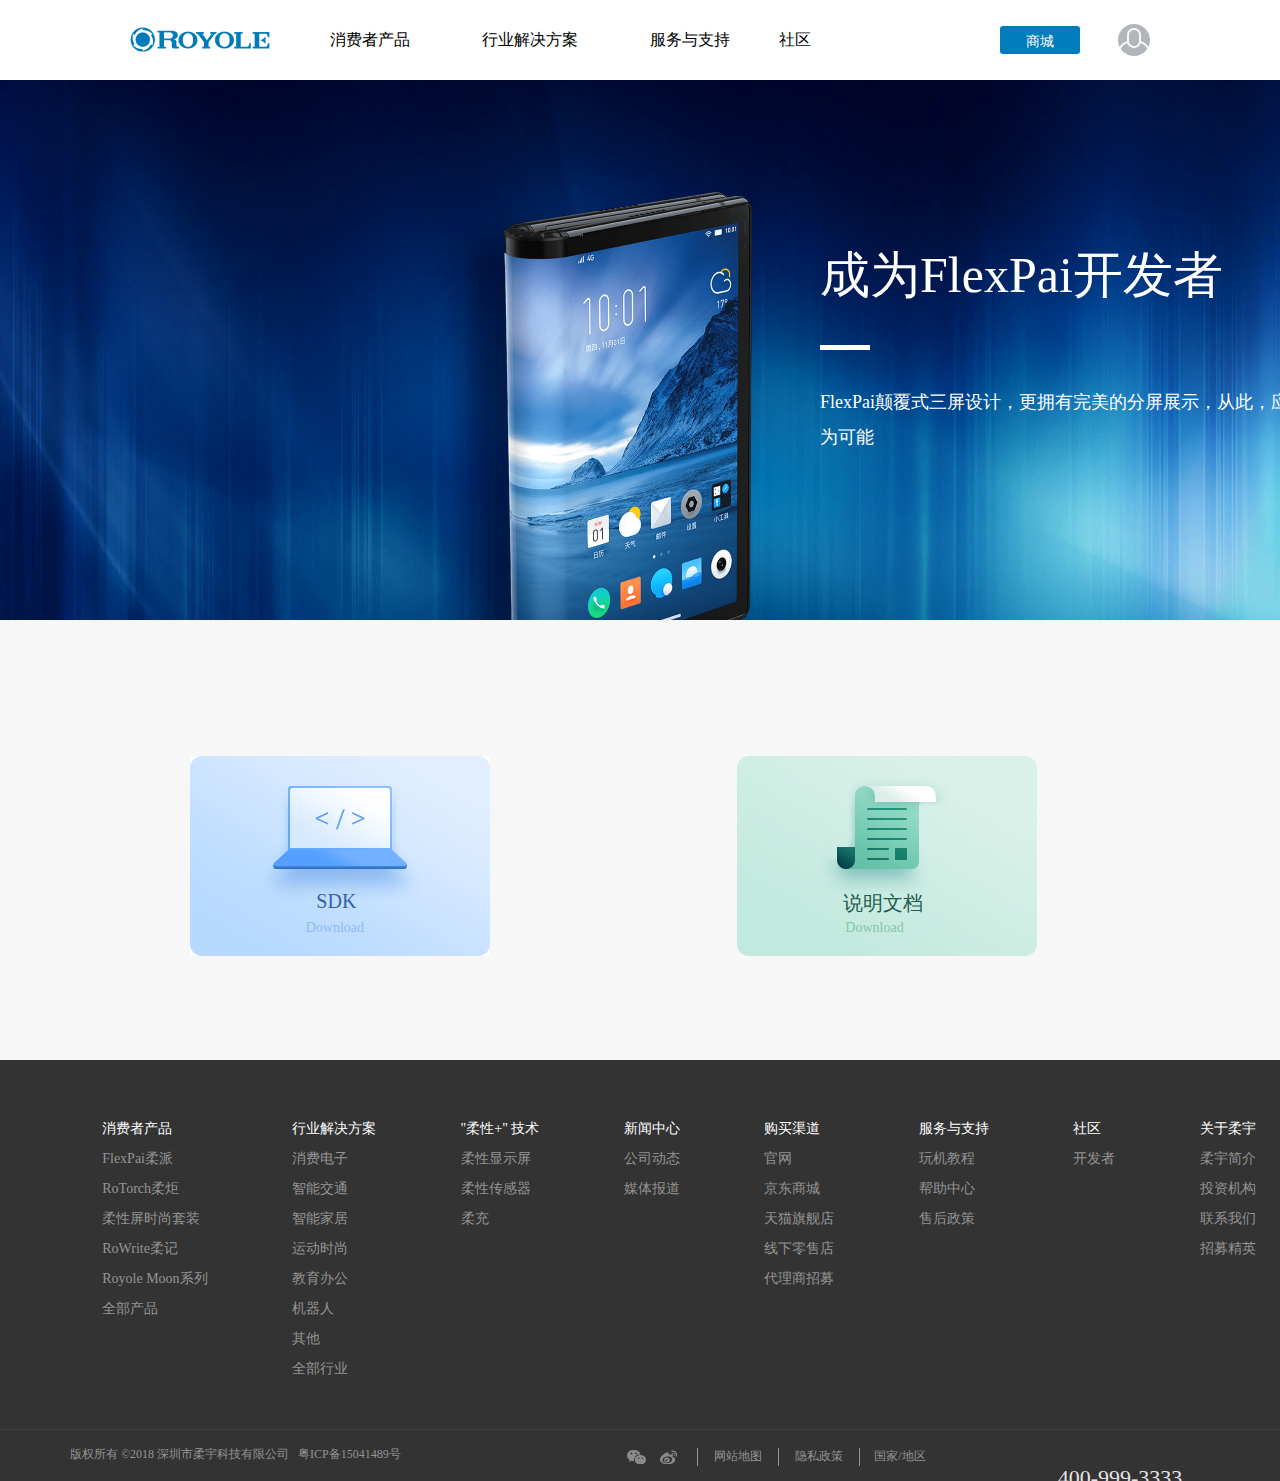
<file: scott.html>
<!DOCTYPE html>
<html lang="en">
<head>
	<meta charset="UTF-8">
	<link rel="stylesheet" href="style/scott/scott.css">
	<title>royole-we</title>
</head>
<body>
		<div class="all">
		<div class="logo"><a href="index.html"></a></div>
		<ul class="title-left">
			<li>
				<a href="product-list.html">消费者产品</a>
				<ul class="list-1">
					<li>
						<div class="list-1-1"></div>
						<div class="list-1-2">FlexPai柔派</div>
					</li>
					<li>
						<div class="list-1-1"></div>
						<div class="list-1-2">RoTorch柔炬</div>
					</li>
					<li>
						<div class="list-1-1"></div>
						<div class="list-1-2">柔性屏时尚套装</div>
					</li>
					<li>
						<div class="list-1-1"></div>
						<div class="list-1-2">RoWrite柔记</div>
					</li>
					<li>
						<div class="list-1-1"></div>
						<div class="list-1-2">Royole Moon系列</div>
					</li>
					<li>
						<div class="list-1-1"></div>
						<div class="list-1-2">全部产品 →</div>
					</li>
				</ul>
			</li>
			<li>
				<a href="plan.html">行业解决方案</a>
				<ul class="list-2">
					<li>
						<div class="list-1-3"></div>
						<div class="list-1-2">消费电子</div>
					</li>
					<li>
						<div class="list-1-3"></div>
						<div class="list-1-2">智能交通</div>
					</li>
					<li>
						<div class="list-1-3"></div>
						<div class="list-1-2">智能家居</div>
					</li>
					<li>
						<div class="list-1-3"></div>
						<div class="list-1-2">运动时尚</div>
					</li>
					<li>
						<div class="list-1-3"></div>
						<div class="list-1-2">教育办公</div>
					</li>
					<li>
						<div class="list-1-3"></div>
						<div class="list-1-2">机器人</div>
					</li>
					<li>
						<div class="list-1-3"></div>
						<div class="list-1-2">其他</div>
					</li>
				</ul>
			</li>
			<li>
				<a href="service.html">服务与支持</a>
				<ul class="list-3">
					<li>玩机教程</li>
					<li>帮助中心</li>
					<li>售后政策</li>
				</ul>
			</li>
			<li>
				<a href="scott.html">社区</a>
				<ul class="list-4">开发者</ul>
			</li>
		</ul>
		<ul class="title-right">
			<li><a href="tablet.html"><button>商城</button></a></li>
			<li><a href="login.html"></a></li>
		</ul>
	</div>
	<div class="one">
      <p class="one1"></p>
      <p class="one2">成为FlexPai开发者</p>
      <p class="one3"></p>
      <p class="one4">FlexPai颠覆式三屏设计，更拥有完美的分屏展示，从此，应用、游戏拥有沉浸式体验成<br>为可能</p>
	</div>
	<div class="two">
     <div class="two1">
       <p class="two2">
        <p class="two20">SDK</p>
        <p class="two21">Download</p>
       </p>
       <p class="two3">
        <p class="two30">说明文档</p>
        <p class="two31">Download</p>
       </p>
     </div>
	</div>
		<div class="END">
		<div class="end-1">
			<ul>
				<li class="end-1-2">消费者产品</li>
				<li class="end-1-1">FlexPai柔派</li>
				<li class="end-1-1">RoTorch柔炬</li>
				<li class="end-1-1">柔性屏时尚套装</li>
				<li class="end-1-1">RoWrite柔记</li>
				<li class="end-1-1">Royole Moon系列</li>
				<li class="end-1-1">全部产品</li>
			</ul>
			<ul>
				<li class="end-1-2">行业解决方案</li>
				<li class="end-1-1">消费电子</li>
				<li class="end-1-1">智能交通</li>
				<li class="end-1-1">智能家居</li>
				<li class="end-1-1">运动时尚</li>
				<li class="end-1-1">教育办公</li>
				<li class="end-1-1">机器人</li>
				<li class="end-1-1">其他</li>
				<li class="end-1-1">全部行业</li>
			</ul>
			<ul>
				<li class="end-1-2">"柔性+" 技术</li>
				<li class="end-1-1">柔性显示屏</li>
				<li class="end-1-1">柔性传感器</li>
				<li class="end-1-1">柔充</li>
			</ul>
			<ul>
				<li class="end-1-2">新闻中心</li>
				<li class="end-1-1">公司动态</li>
				<li class="end-1-1">媒体报道</li>
			</ul>
			<ul>
				<li class="end-1-2">购买渠道</li>
				<li class="end-1-1">官网</li>
				<li class="end-1-1">京东商城</li>
				<li class="end-1-1">天猫旗舰店</li>
				<li class="end-1-1">线下零售店</li>
				<li class="end-1-1">代理商招募</li>
			</ul>
			<ul>
				<li class="end-1-2">服务与支持</li>
				<li class="end-1-1">玩机教程</li>
				<li class="end-1-1">帮助中心</li>
				<li class="end-1-1">售后政策</li>
			</ul>
			<ul>
				<li class="end-1-2">社区</li>
				<li class="end-1-1">开发者</li>
			</ul>
			<ul>
				<li class="end-1-2">关于柔宇</li>
				<li class="end-1-1">柔宇简介</li>
				<li class="end-1-1">投资机构</li>
				<li class="end-1-1">联系我们</li>
				<li class="end-1-1">招募精英</li>
			</ul>
		</div>
		<div class="end-2">
			<p>400-999-3333</p>
			<p class="end-4">周一至周五：9:00-21:00</p>
			<p class="end-4">周六至周日：9:00-18:00</p>
			<button>
				<span></span>
				<p>邮件咨询</p>
			</button>
		</div>
		<div class="end-3">
			<span>版权所有 ©2018 深圳市柔宇科技有限公司 &nbsp&nbsp粤ICP备15041489号</span>
			<ul class="end-text">
				<span class="end-text-1"></span>
				<span class="end-text-2"></span>
				<li>网站地图</li>
				<li>隐私政策</li>
				<li>国家/地区</li>
			</ul>
		</div>
	</div>
</body>
</html>
</file>
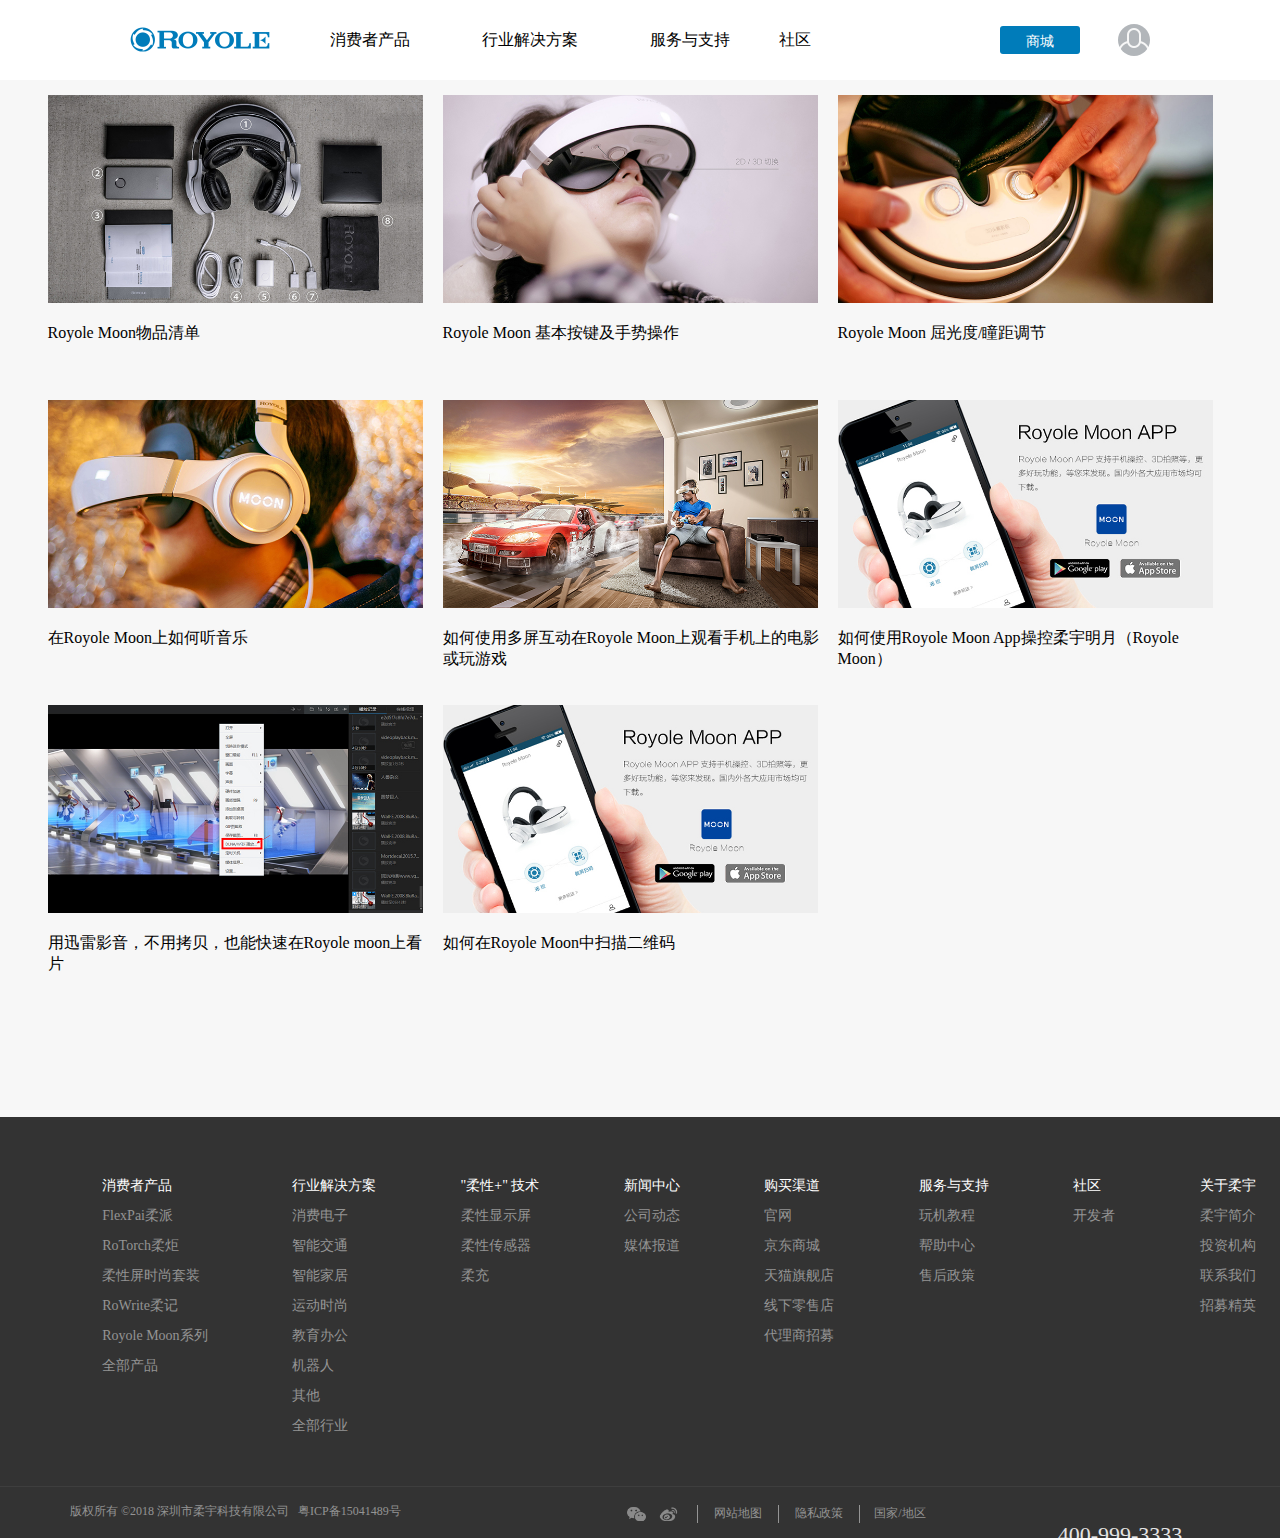
<file: service.html>
<!DOCTYPE html>
<html lang="en">
<head>
	<meta charset="UTF-8">
	<title>玩机教程</title>
	<link rel="stylesheet" href="style/service/style.css">
</head>
<body>
	<div class="all">
		<div class="logo"><a href="index.html"></a></div>
		<ul class="title-left">
			<li>
				<a href="product-list.html">消费者产品</a>
				<ul class="list-1">
					<li>
						<div class="list-1-1"></div>
						<div class="list-1-2">FlexPai柔派</div>
					</li>
					<li>
						<div class="list-1-1"></div>
						<div class="list-1-2">RoTorch柔炬</div>
					</li>
					<li>
						<div class="list-1-1"></div>
						<div class="list-1-2">柔性屏时尚套装</div>
					</li>
					<li>
						<div class="list-1-1"></div>
						<div class="list-1-2">RoWrite柔记</div>
					</li>
					<li>
						<div class="list-1-1"></div>
						<div class="list-1-2">Royole Moon系列</div>
					</li>
					<li>
						<div class="list-1-1"></div>
						<div class="list-1-2">全部产品 →</div>
					</li>
				</ul>
			</li>
			<li>
				<a href="plan.html">行业解决方案</a>
				<ul class="list-2">
					<li>
						<div class="list-1-3"></div>
						<div class="list-1-2">消费电子</div>
					</li>
					<li>
						<div class="list-1-3"></div>
						<div class="list-1-2">智能交通</div>
					</li>
					<li>
						<div class="list-1-3"></div>
						<div class="list-1-2">智能家居</div>
					</li>
					<li>
						<div class="list-1-3"></div>
						<div class="list-1-2">运动时尚</div>
					</li>
					<li>
						<div class="list-1-3"></div>
						<div class="list-1-2">教育办公</div>
					</li>
					<li>
						<div class="list-1-3"></div>
						<div class="list-1-2">机器人</div>
					</li>
					<li>
						<div class="list-1-3"></div>
						<div class="list-1-2">其他</div>
					</li>
				</ul>
			</li>
			<li>
				<a href="service.html">服务与支持</a>
				<ul class="list-3">
					<li>玩机教程</li>
					<li>帮助中心</li>
					<li>售后政策</li>
				</ul>
			</li>
			<li>
				<a href="scott.html">社区</a>
				<ul class="list-4">开发者</ul>
			</li>
		</ul>
		<ul class="title-right">
			<li><a href="tablet.html"><button>商城</button></a></li>
			<li><a href="login.html"></a></li>
		</ul>
	</div>
	<ul class="SER">
			<li>
				<img src="img/service/RoyoleMoon.jpg" alt="">
				<p>Royole Moon物品清单</p>
			</li>
			<li>
				<img src="img/service/2D3D.jpg" alt="">
				<p>Royole Moon 基本按键及手势操作</p>
			</li>
			<li>
				<img src="img/service/Moon-diopter.jpg" alt="">
				<p>Royole Moon 屈光度/瞳距调节</p>
			</li>
			<li>
				<img src="img/service/moon-music.jpg" alt="">
				<p>在Royole Moon上如何听音乐</p>
			</li>
			<li>
				<img src="img/service/160918A.jpg" alt="">
				<p>如何使用多屏互动在Royole Moon上观看手机上的电影或玩游戏</p>
			</li>
			<li>
				<img src="img/service/moon_app.jpg" alt="">
				<p>如何使用Royole Moon App操控柔宇明月（Royole Moon）</p>
			</li>
			<li>
				<img src="img/service/xunlei00.jpg" alt="">
				<p>用迅雷影音，不用拷贝，也能快速在Royole moon上看片</p>
			</li>
			<li>
				<img src="img/service/moon_app.jpg" alt="">
				<p>如何在Royole Moon中扫描二维码</p>
			</li>
	</ul>
	<div class="END">
		<div class="end-1">
			<ul>
				<li class="end-1-2">消费者产品</li>
				<li class="end-1-1">FlexPai柔派</li>
				<li class="end-1-1">RoTorch柔炬</li>
				<li class="end-1-1">柔性屏时尚套装</li>
				<li class="end-1-1">RoWrite柔记</li>
				<li class="end-1-1">Royole Moon系列</li>
				<li class="end-1-1">全部产品</li>
			</ul>
			<ul>
				<li class="end-1-2">行业解决方案</li>
				<li class="end-1-1">消费电子</li>
				<li class="end-1-1">智能交通</li>
				<li class="end-1-1">智能家居</li>
				<li class="end-1-1">运动时尚</li>
				<li class="end-1-1">教育办公</li>
				<li class="end-1-1">机器人</li>
				<li class="end-1-1">其他</li>
				<li class="end-1-1">全部行业</li>
			</ul>
			<ul>
				<li class="end-1-2">"柔性+" 技术</li>
				<li class="end-1-1">柔性显示屏</li>
				<li class="end-1-1">柔性传感器</li>
				<li class="end-1-1">柔充</li>
			</ul>
			<ul>
				<li class="end-1-2">新闻中心</li>
				<li class="end-1-1">公司动态</li>
				<li class="end-1-1">媒体报道</li>
			</ul>
			<ul>
				<li class="end-1-2">购买渠道</li>
				<li class="end-1-1">官网</li>
				<li class="end-1-1">京东商城</li>
				<li class="end-1-1">天猫旗舰店</li>
				<li class="end-1-1">线下零售店</li>
				<li class="end-1-1">代理商招募</li>
			</ul>
			<ul>
				<li class="end-1-2">服务与支持</li>
				<li class="end-1-1">玩机教程</li>
				<li class="end-1-1">帮助中心</li>
				<li class="end-1-1">售后政策</li>
			</ul>
			<ul>
				<li class="end-1-2">社区</li>
				<li class="end-1-1">开发者</li>
			</ul>
			<ul>
				<li class="end-1-2">关于柔宇</li>
				<li class="end-1-1">柔宇简介</li>
				<li class="end-1-1">投资机构</li>
				<li class="end-1-1">联系我们</li>
				<li class="end-1-1">招募精英</li>
			</ul>
		</div>
		<div class="end-2">
			<p>400-999-3333</p>
			<p class="end-4">周一至周五：9:00-21:00</p>
			<p class="end-4">周六至周日：9:00-18:00</p>
			<button>
				<span></span>
				<p>邮件咨询</p>
			</button>
		</div>
		<div class="end-3">
			<span>版权所有 ©2018 深圳市柔宇科技有限公司 &nbsp&nbsp粤ICP备15041489号</span>
			<ul class="end-text">
				<span class="end-text-1"></span>
				<span class="end-text-2"></span>
				<li>网站地图</li>
				<li>隐私政策</li>
				<li>国家/地区</li>
			</ul>
		</div>
	</div>
</body>
</html>
</file>
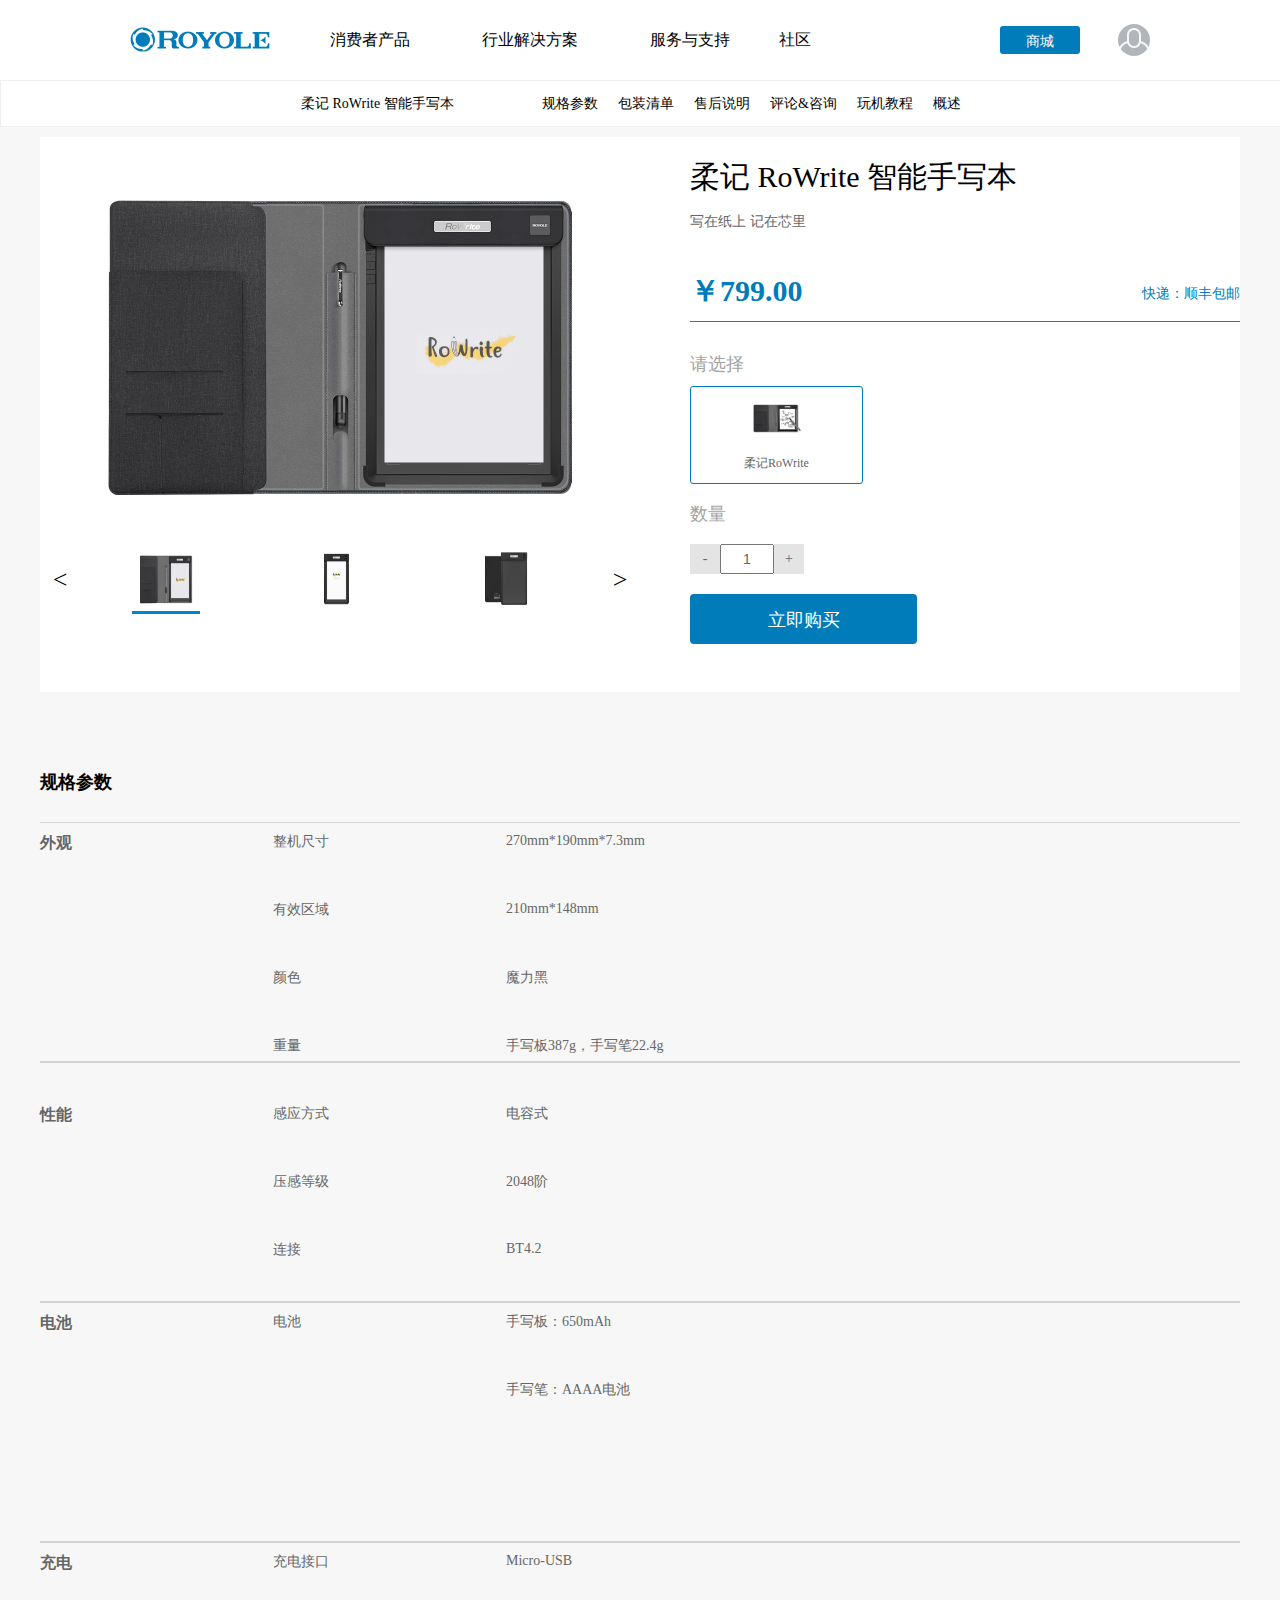
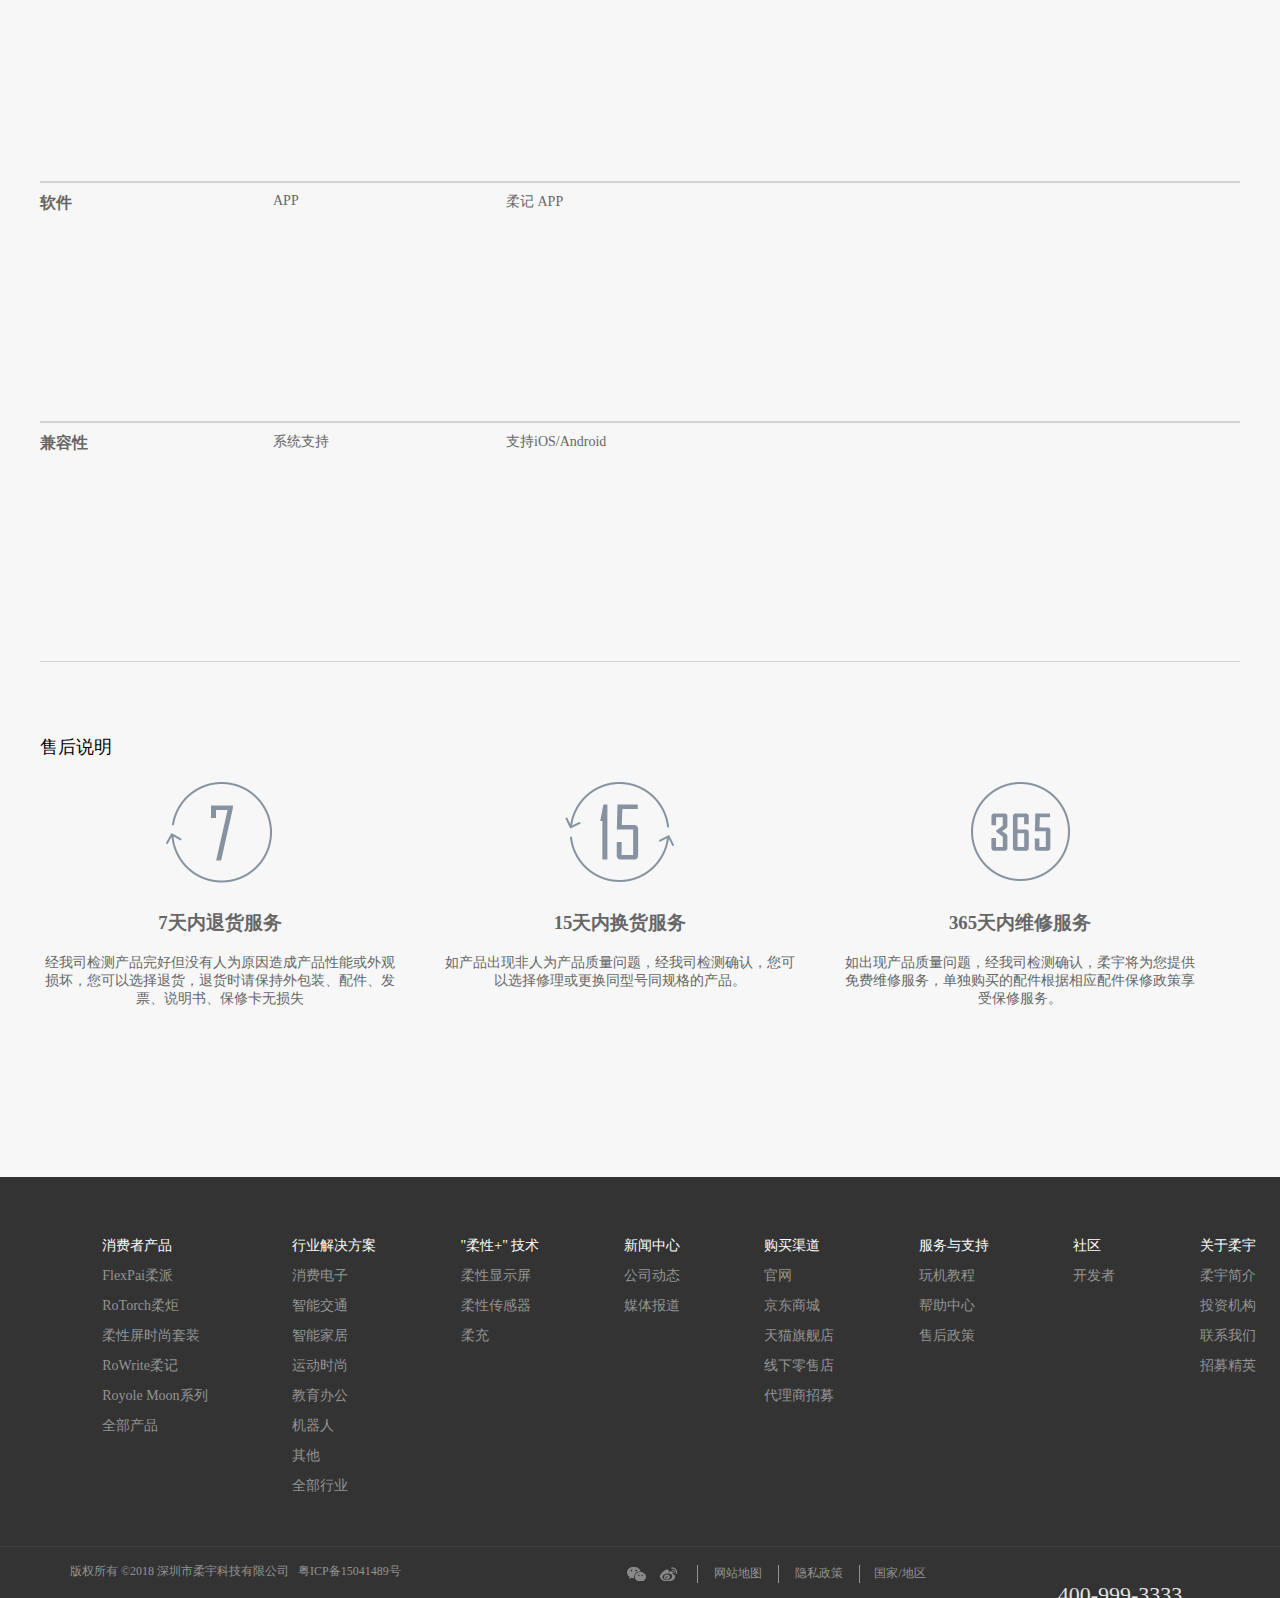
<file: tablet.html>
<!DOCTYPE html>
<html lang="en">
<head>
	<meta charset="UTF-8">
	<link rel="stylesheet" href="style/tablet/style.css">
	<title>手写板</title>
</head>
<body>
	<div class="all">
		<div class="logo"><a href="index.html"></a></div>
		<ul class="title-left">
			<li>
				<a href="product-list.html">消费者产品</a>
				<ul class="list-1">
					<li>
						<div class="list-1-1"></div>
						<div class="list-1-2">FlexPai柔派</div>
					</li>
					<li>
						<div class="list-1-1"></div>
						<div class="list-1-2">RoTorch柔炬</div>
					</li>
					<li>
						<div class="list-1-1"></div>
						<div class="list-1-2">柔性屏时尚套装</div>
					</li>
					<li>
						<div class="list-1-1"></div>
						<div class="list-1-2">RoWrite柔记</div>
					</li>
					<li>
						<div class="list-1-1"></div>
						<div class="list-1-2">Royole Moon系列</div>
					</li>
					<li>
						<div class="list-1-1"></div>
						<div class="list-1-2">全部产品 →</div>
					</li>
				</ul>
			</li>
			<li>
				<a href="plan.html">行业解决方案</a>
				<ul class="list-2">
					<li>
						<div class="list-1-3"></div>
						<div class="list-1-2">消费电子</div>
					</li>
					<li>
						<div class="list-1-3"></div>
						<div class="list-1-2">智能交通</div>
					</li>
					<li>
						<div class="list-1-3"></div>
						<div class="list-1-2">智能家居</div>
					</li>
					<li>
						<div class="list-1-3"></div>
						<div class="list-1-2">运动时尚</div>
					</li>
					<li>
						<div class="list-1-3"></div>
						<div class="list-1-2">教育办公</div>
					</li>
					<li>
						<div class="list-1-3"></div>
						<div class="list-1-2">机器人</div>
					</li>
					<li>
						<div class="list-1-3"></div>
						<div class="list-1-2">其他</div>
					</li>
				</ul>
			</li>
			<li>
				<a href="service.html">服务与支持</a>
				<ul class="list-3">
					<li>玩机教程</li>
					<li>帮助中心</li>
					<li>售后政策</li>
				</ul>
			</li>
			<li>
				<a href="scott.html">社区</a>
				<ul class="list-4">开发者</ul>
			</li>
		</ul>
		<ul class="title-right">
			<li><a href="tablet.html"><button>商城</button></a></li>
			<li><a href="login.html"></a></li>
		</ul>
	</div>
	<div class="list">
		<p>柔记 RoWrite 智能手写本</p>
		<ul>
			<li>规格参数</li>
			<li>包装清单</li>
			<li>售后说明</li>
			<li>评论&咨询</li>
			<li>玩机教程</li>
			<li>概述</li>
		</ul>
	</div>
	<div class="row">
		<div class="row-1">
			<div class="banner">
				<ul class="top">
					<li><img src="img/tablet/smart_slate_640-426_5-1200x800-1200x800.jpg" alt=""></li>
					<li><img src="img/tablet/smart_slate_640-426_1-1200x800.jpg" alt=""></li>
					<li><img src="img/tablet/smart_slate_640-426_2-1200x800.jpg" alt=""></li>
				</ul>
			</div>
			<div class="banner-end">
				<span class="left" onclick="last()"><</span>
				<ul class="end">
					<li><img src="img/tablet/smart_slate_640-426_5-1200x800-1200x800.jpg" alt=""></li>
					<li><img src="img/tablet/smart_slate_640-426_1-1200x800.jpg" alt=""></li>
					<li><img src="img/tablet/smart_slate_640-426_2-1200x800.jpg" alt=""></li>
				</ul>
				<span class="right" onclick="next()">></span>
			</div>
		</div>
		<div class="row-2">
			<h3>柔记 RoWrite 智能手写本</h3>
			<p>写在纸上 记在芯里</p>
			<div class="row-3">
				<h3>￥799.00</h3>
				<p>快递：顺丰包邮</p>
			</div>
			<div class="row-4">
				<div class="row-4-1">
					<p>请选择</p>
					<a href="">
						<img src="img/tablet/rowrite-80x80.png" alt="">
						<p>柔记RoWrite </p>
					</a>
				</div>
				<div class="row-4-2">
					<p>数量</p>
					<div class="buy-number">
						<div>-</div>
						<input type="text" value="1">
						<div>+</div>
					</div>
					<button>立即购买</button>
				</div>
			</div>
		</div>
	</div>
	<div class="MID">
		<p>规格参数</p>
		<ul>
			<li class="FIRST">外观</li>
			<li>整机尺寸</li>
			<li>270mm*190mm*7.3mm</li>
			<li></li>
			<li>有效区域</li>
			<li>210mm*148mm</li>
			<li></li>
			<li>颜色</li>
			<li>魔力黑</li>
			<li></li>
			<li>重量</li>
			<li>手写板387g，手写笔22.4g</li>
		</ul>
		<ul>
			<li class="FIRST">性能</li>
			<li>感应方式</li>
			<li>电容式</li>
			<li></li>
			<li>压感等级</li>
			<li>2048阶</li>
			<li></li>
			<li>连接</li>
			<li>BT4.2</li>
		</ul>
		<ul>
			<li class="FIRST">电池</li>
			<li>电池</li>
			<li>手写板：650mAh</li>
			<li></li>
			<li></li>
			<li>手写笔：AAAA电池</li>
		</ul>
		<ul>
			<li class="FIRST">充电</li>
			<li>充电接口</li>
			<li>Micro-USB</li>
		</ul>
		<ul>
			<li class="FIRST">软件</li>
			<li>APP</li>
			<li>柔记 APP</li>
		</ul>
		<ul>
			<li class="FIRST">兼容性</li>
			<li>系统支持</li>
			<li>支持iOS/Android</li>
		</ul>
	</div>
	<div class="shouhou">
		<div>
			<p>售后说明</p>
			<ul>
				<li>
					<img src="img/tablet/7_icon@2x.png" alt="">
					<h3>7天内退货服务</h3>
					<p>经我司检测产品完好但没有人为原因造成产品性能或外观损坏，您可以选择退货，退货时请保持外包装、配件、发票、说明书、保修卡无损失</p>
				</li>
				<li>
					<img src="img/tablet/15_icon@2x.png" alt="">
					<h3>15天内换货服务</h3>
					<p>如产品出现非人为产品质量问题，经我司检测确认，您可以选择修理或更换同型号同规格的产品。</p>
				</li>
				<li>
					<img src="img/tablet/365_icon@2x.png" alt="">
					<h3>365天内维修服务</h3>
					<p>如出现产品质量问题，经我司检测确认，柔宇将为您提供免费维修服务，单独购买的配件根据相应配件保修政策享受保修服务。</p>
				</li>
			</ul>
		</div>
	</div>

	<div class="END">
		<div class="end-1">
			<ul>
				<li class="end-1-2">消费者产品</li>
				<li class="end-1-1">FlexPai柔派</li>
				<li class="end-1-1">RoTorch柔炬</li>
				<li class="end-1-1">柔性屏时尚套装</li>
				<li class="end-1-1">RoWrite柔记</li>
				<li class="end-1-1">Royole Moon系列</li>
				<li class="end-1-1">全部产品</li>
			</ul>
			<ul>
				<li class="end-1-2">行业解决方案</li>
				<li class="end-1-1">消费电子</li>
				<li class="end-1-1">智能交通</li>
				<li class="end-1-1">智能家居</li>
				<li class="end-1-1">运动时尚</li>
				<li class="end-1-1">教育办公</li>
				<li class="end-1-1">机器人</li>
				<li class="end-1-1">其他</li>
				<li class="end-1-1">全部行业</li>
			</ul>
			<ul>
				<li class="end-1-2">"柔性+" 技术</li>
				<li class="end-1-1">柔性显示屏</li>
				<li class="end-1-1">柔性传感器</li>
				<li class="end-1-1">柔充</li>
			</ul>
			<ul>
				<li class="end-1-2">新闻中心</li>
				<li class="end-1-1">公司动态</li>
				<li class="end-1-1">媒体报道</li>
			</ul>
			<ul>
				<li class="end-1-2">购买渠道</li>
				<li class="end-1-1">官网</li>
				<li class="end-1-1">京东商城</li>
				<li class="end-1-1">天猫旗舰店</li>
				<li class="end-1-1">线下零售店</li>
				<li class="end-1-1">代理商招募</li>
			</ul>
			<ul>
				<li class="end-1-2">服务与支持</li>
				<li class="end-1-1">玩机教程</li>
				<li class="end-1-1">帮助中心</li>
				<li class="end-1-1">售后政策</li>
			</ul>
			<ul>
				<li class="end-1-2">社区</li>
				<li class="end-1-1">开发者</li>
			</ul>
			<ul>
				<li class="end-1-2">关于柔宇</li>
				<li class="end-1-1">柔宇简介</li>
				<li class="end-1-1">投资机构</li>
				<li class="end-1-1">联系我们</li>
				<li class="end-1-1">招募精英</li>
			</ul>
		</div>
		<div class="end-2">
			<p>400-999-3333</p>
			<p class="end-4">周一至周五：9:00-21:00</p>
			<p class="end-4">周六至周日：9:00-18:00</p>
			<button>
				<span></span>
				<p>邮件咨询</p>
			</button>
		</div>
		<div class="end-3">
			<span>版权所有 ©2018 深圳市柔宇科技有限公司 &nbsp&nbsp粤ICP备15041489号</span>
			<ul class="end-text">
				<span class="end-text-1"></span>
				<span class="end-text-2"></span>
				<li>网站地图</li>
				<li>隐私政策</li>
				<li>国家/地区</li>
			</ul>
		</div>
	</div>
	<script>
		var oAll = document.getElementsByClassName('banner')[0];
		var oTop = document.getElementsByClassName('top')[0];
		var oLeft = document.getElementsByClassName('left')[0];
		var oRight = document.getElementsByClassName('right')[0];
		var oEnd = document.getElementsByClassName('end')[0];
		var oLi = oTop.getElementsByTagName('li');
		var oLis = oEnd.getElementsByTagName('li');
		var iNow=0;

		function move(){
			for(var i = 0;i < oLi.length;i++){
				oLis[i].className = '';
			}
			oLis[iNow].className = 'active';
			oTop.style.left =- 600*iNow+'px';
		};



		function next(){
			iNow++;
			if(iNow>=oLi.length){
				iNow=0;
			}
			move()
		};

		function last(){
			iNow--;
			if(iNow<=-1){
				iNow=oLi.length-1;
			}
			move()
		};
		for(var i = 0;i < oLis.length;i++){
			oLis[i].index = i;
			oLis[i].onclick=function(){
				iNow=this.index;
				move()
			}
		};
		 
		move();
	</script>
</body>
</html>
</file>
<file: style/index/style.css>
body{
	margin: 0px;
	padding: 0px;
	background: #F7F7F7;
}
ul{
	margin: 0px;
	padding: 0px;
}
li{
	list-style: none;
}
a{
	text-decoration: none;
}
.all{
	width: 100%;
	height: 80px;
	z-index: 900;
	position: absolute;
	top: 0;
	left: 0;
}
.all:hover{
	background: white;
}
.logo{
	float: left;
	margin-left: 130px;
	margin-top: 27px;
	width: 140px;
	height: 100%;
	background: url(../../img/index/logo_white.png) no-repeat;
	background-size: 140px;
	cursor: pointer;
}
.all:hover .logo{
	background: url(../../img/index/logo_blue.png) no-repeat;
	background-size: 140px;
}
.title-left{
	float: left;
	margin-left: 20px;
}
.title-left>li{
	width: 160px;
	height: 80px;
	float: left;
	text-align: center;
	line-height: 80px;
	color: white;
	cursor: pointer;
}
.all:hover .title-left>li>a{
	color: #666;
}
.title-left>li>a{
	width: 100%;
	height: 100%;
	display: inline-block;
	color: white;
}
.all .title-left>li>a:hover{
	color: #007cba;
	border-bottom: 3px solid #007cba;
	transition: 0.5s;
	box-sizing:border-box;
}
.title-left>li:last-child{
	width: 50px;
}
.title-right{
	float: right;
	margin-right: 130px;
	width: 100px;
	height: 100%;
	display: flex;
	align-items: center;
	justify-content: space-between;
	position: relative;
}
.title-right>li{
	width: 32px;
	height: 32px;
	border-radius: 50%;
}
.title-right>li>a{
	display: inline-block;
	width: 32px;
	height: 32px;
	border-radius: 50%;
}
.title-right>li:first-child>a>button{
	margin-left: -50px;
	margin-top: 2px;
    height: 28px;
    line-height: 28px;
    width: 80px;
    color: #fff;
    background: #007cba;
    border: none;
    border-radius: 3px;
    font-size: 14px;
    cursor: pointer;
}
.title-right>li:first-child>a>button:hover{
	opacity: 0.8;
}
.title-right>li:nth-child(2){
	background: url(../../img/index/profile_gray.png);
	background-size: 32px;
	cursor: pointer;
}
.title-right>li:nth-child(2):hover{
	background: url(../../img/index/profile_blue.png);
	background-size: 32px;
}
/*轮播图*/
.banner{
	display: inline-block;
	width: 100%;
	height: 974px;
	position: relative;
	overflow: hidden;
}
.top{
	width: 310%;
	height: 974px;
	position: absolute;
	top: 0;
	left: 0;
	transition: all 0.5s;
}
.top>li{
	float: left;
	width: 1920px;
	height: 974px;
	}
.banner>span{
	display: inline-block;
	width: 40px;
	height: 40px;
	border-radius: 50%;
	position: absolute;
	top: 50%;
	margin-top: -40px;
	cursor: pointer;
	font-size: 26px;
	text-align:center;
	line-height: 37px;
	background: rgba(51,51,51,0.5);
}
.right{
	right: 0;
}
.end{
	position: absolute;
	bottom: 80px;
	width: 300px;
	height: 20px;
	left: 44%;
}
.end>li{
	float: left;
	background: white;
	width: 25px;
	height: 5px;
	cursor: pointer;
	margin-left: 44px;
}
.end .active{
	background-color: blue;
}
.banner>img{
	position: absolute;
    bottom: 0;
    height: 30px;
    left: 50%;
    transform: translate(-50%, 0);
    z-index: 9;
    cursor: pointer;
}
#arrow{
	width: 14px;
	height: 14px;
	bottom: 6px;
}
/*弹出标签*/

.list-1,.list-2{
	position: absolute;
	width: 100%;
	height: 0px;
	top: 80px;
	left: 0;
	background: #F7F7F7;
	transition: 0.5s;
	box-sizing:border-box;
	padding-left: 295px;
	padding-right: 500px;
	display: flex;
	align-items: center;
	justify-content: space-between;
	overflow: hidden;
}
.list-1>li{
	width: 120px;
	height: 140px;
	float: left;
	line-height: 0px;
}
.list-2>li{
	width: 100px;
	height: 140px;
	float: left;
	line-height: 0px;
}
.list-1>li:hover .list-1-1{
	opacity: 0.7;
}
.list-1>li:hover .list-1-2{
	color: #007cba;
}
.list-2>li:hover .list-1-2{
	color: #007cba;
}
.list-2>li:hover .list-1-3{
	background: url(../../img/index/2_hover@2x.png) no-repeat;
	background-size: 100px;
}
.list-1-1{
	display: inline-block;
	background: url(../../img/index/flexpai_nav_img-cn.png) no-repeat;
	background-size: 120px;
	width: 100%;
	height: 100px;
}
.list-1-2{
	display: inline-block;
	width: 100%;
	height: 40px;
	line-height: 40px;
	font-size: 12px;
	color: black;
}
.list-1-3{
	display: inline-block;
	background: url(../../img/index/2_normal@2x.png) no-repeat;
	background-size: 100px;
	width: 100%;
	height: 100px;
}
.list-3{
	position: absolute;
	width: 160px;
	height: 0px;
	top: 80px;
	left: 610px;
	background: #F7F7F7;
	transition: 0.5s;
	overflow: hidden;
}
.list-3>li{
	width: 100%;
	height: 50px;
	line-height: 50px;
	box-sizing:border-box;
	padding-right: 20px;
	color: black;
}
.list-3>li:hover{
	background: white;
	color: #007cba;
}
.list-4{
	position: absolute;
	width: 100px;
	height: 0px;
	top: 80px;
	left: 770px;
	background: #F7F7F7;
	transition: 0.5s;
	box-sizing:border-box;
	line-height: 50px;
	padding-right: 20px;
	font-size: 14px;
	overflow: hidden;
	color: black;
}
.list-4:hover{
	color: #007cba;
	background: white;
}
.title-left>li:first-child:hover .list-1{
	height: 210px;
}
.title-left>li:nth-child(2):hover .list-2{
	height: 210px;
}
.title-left>li:nth-child(3):hover .list-3{
	height: 150px;
}
.title-left>li:last-child:hover .list-4{
	height: 50px;
}

/*正文*/
.middle{
	width: 100%;
	height: 838px;
	padding: 50px 20px 20px;
    box-sizing: border-box;
    overflow: hidden;
}
.middle>p{
	text-align: center;
	font-size: 28px;
    color: #666;
    line-height: 24px;
    margin: 0;
}
.middle-1{
	width: 1863px;
	height: 630px;
}
.middle-2{
	width: 926px;
	height: 100%;
	overflow: hidden;
	background: white;
	margin-top: 40px;
	display: block;
	float: left;
}
.middle-3{
	width: 602px;
	height: 416px;
	margin: 100px auto;
}
h3{
	text-align: center;
	font-size: 24px;
    line-height: 24px;
}
.middle-3>p{
	text-align: center;
	margin-top: 10px;
	font-size: 16px;
    line-height: 24px;
}
.middle-3>img{
	margin-top: 20px;
}
.middle-4{
	display: block;
	width: 926px;
    height: 310px;
    float: left;
    margin-left: 10px;
    margin-bottom: 10px;
    margin-top: 40px;
    background: white;
    overflow: hidden;
    box-sizing:border-box;
    padding-left: 100px;
}
.middle-4-1{
	width: 309px;
	height: 309px;
	float: left;
}
.middle-4-2>h3{
	margin-top: 120px;
}
.middle-4-2>p{
	margin-left: 428px;
}
.middle-5{
	display: block;
	width: 926px;
    height: 310px;
    float: left;
    margin-left: 10px;
    margin-bottom: 10px;
    margin-top: 0;
    background: white;
    overflow: hidden;
    box-sizing:border-box;
    padding-left: 100px;
}
#MID-IMG{
	margin-top: 60px;
	margin-left: 60px;
}
.middle-2:hover{
	cursor: pointer;
	transform: translateY(-5px);
	box-shadow: 5px 5px 5px #949494;
}
.middle-4:hover{
	cursor: pointer;
	transform: translateY(-5px);
	box-shadow: 5px 5px 5px #949494;
}
.middle-5:hover{
	cursor: pointer;
	transform: translateY(-5px);
	box-shadow: 5px 5px 5px #949494;
}
.fangan{
	width: 100%;
	height:1100px;
	background: white;
	box-sizing:border-box;
	padding: 60px 10px;
}
.fangan-top{
	width: 100%;
	height: 250px;
	text-align: center;
}
.fangan-top>img{
	width: 248px;
}
.fangan-end{
	width: `100%;
	height: 688px;
}
.fangan-end>li{
	float: left;
	width: 617px;
	height: 338px;
	text-align: center;
	background-position: center;
	margin-right: 10px;
	margin-bottom: 10px;
}
.fangan-end>li:first-child{
	background: url(../../img/index/sibc.jpg) no-repeat;
	position: relative;
}
.fangan-end>li>div{
	box-sizing:border-box;
	padding-top: 100px;
}
.fangan-end>li>div>h3{
	color: white;
	font-weight: 400;
}
.DIS{
	position: absolute;
	top: 0;
	left: 0;
	opacity: 0;
	background: rgba(0, 0, 0, 0.35);
	width: 100%;
	height: 100%;
}
.DIS>a{
	display: block;
    width: 100px;
    height: 30px;
    line-height: 30px;
    border: 1px solid #fff;
    text-align: center;
    border-radius: 15px;
    color: #fff;
    font-size: 14px;
    margin-left: 245px;
}
.DIS>p{
	color: white;
}
.fangan-end>li:hover .DIS{
	opacity: 1;
	transition: 0.5s;
}
.fangan-end>li:hover .fangan-end-1{
	opacity: 0;
}
.fangan-end>li:nth-child(2){
	background: url(../../img/index/sibd.jpg) no-repeat;
	position: relative;
}
.fangan-end>li:nth-child(3){
	background: url(../../img/index/sibb.jpg) no-repeat;
	position: relative;
}
.fangan-end>li:nth-child(4){
	background: url(../../img/index/sibe.jpg) no-repeat;
	position: relative;
}
.fangan-end>li:nth-child(5){
	background: url(../../img/index/siba.jpg) no-repeat;
	position: relative;
}
.fangan-end>li:last-child{
	background: url(../../img/index/sibf.jpg) no-repeat;
	position: relative;
}
.jishu{
	width: 100%;
	height: 705px;
	box-sizing:border-box;
	padding: 60px 20px;
}
.jishu>h3{
	font-size: 28px;
	color: #666;
}
.jishu>div{
	cursor: pointer;
	margin-top: 10px;
	margin-right: 4px;
	float: left;
	width: 927px;
	height: 479px;
	color: white;
}
.jishu-1{
	background: url(../../img/index/flexible_screen_img3.jpg);
}
.jishu-2{
	background: url(../../img/index/flexible_sence_img.jpg);
}
.jishu-1>div>h3{
	text-align: left;
}
.jishu-1>div>p{
	margin: 5px auto;
}
.jishu-2>div>h3{
	text-align: left;
}
.jishu-2>div>p{
	margin: 5px auto;
}
.jishu-1>div{
	margin-top: 230px;
	margin-left: 90px;
}
.jishu-2>div{
	margin-top: 290px;
	margin-left: 90px;
}
/*底部*/
.END{
	width: 100%;
	height: 421px;
	background: #333333;
	overflow: hidden;
}
.end-1{
	width: 1238px;
	height: 285px;
	margin-top: 60px;
	margin-left: 60px;
	display: flex;
	justify-content: space-around;
	align-items: flex-start;
	float: left;
}
.end-1>ul>li{
	margin-bottom: 12px;
}
.end-1-1{
	color: #949494;
	font-size: 14px;
	cursor: pointer;
}
.end-1-2{
	color: white;
	font-size: 14px;
}
.end-1-1:hover{
	color: #007cba;
}
.end-2{
	width: 160px;
	height: 151px;
	float: right;
	margin-right: 80px;
	margin-top: 60px;
}
.end-2>button>span{
	width: 23px;
	height: 21px;
	background: url(../../img/product-list/信封_填充.png) no-repeat;
	background-size: 23px;
	position: absolute;
	top:7px;
	left: 40px;
}
.end-2>button>p{
	position: absolute;
	top:0px;
	left: 73px;
}
.end-2>p:first-child{
	font-size: 22px;
    color: #E4E4E4;
    margin: 0 auto;
    text-align: center;
}
.end-4{
	font-size: 14px;
    color: #949494;
    line-height: 28px;
    margin: 0;
}
.end-2>button{
	width: 160px;
	height: 36px;
	margin-top: 20px;
    background: #007cba;
    border: none;
    color: #E4E4E4;
    border-radius: 5px;
    font-size: 12px;
    letter-spacing: 2px;
    cursor: pointer;
    position: relative;
}
.end-3{
	width: 100%;
	height: 51px;
	border-top: 1px solid #3E3E3E;
	margin-top: 369px;
}
.end-3>span{
	line-height: 48px;
    font-size: 12px;
    color: #949494;
    margin-left: 70px;
}
.end-text{
	float: right;
	margin-right: 100px;
	margin-top: 18px;
    color: #949494;
    position: relative;
}
.end-text>li{
	width: 80px;
	height: 18px;
	float: left;
	font-size: 12px;
	border-left: 1px solid #949494;
	text-align: center;
	cursor: pointer;
}
.end-text>li:hover{
	color: #007cba;
}
.end-text-1{
	background: url(../../img/product-list/微信.png) no-repeat;
	background-size: 19px;
	position: absolute;
	top: 0px;
	left: -70px;
	display: inline-block;
	width: 19px;
	height: 16px;
	cursor: pointer;
}
.end-text-1:hover{
	background: url(../../img/product-list/微.png) no-repeat;
	background-size: 19px;
}
.end-text-2{
	background: url(../../img/product-list/新浪微博.png) no-repeat;
	background-size: 19px;
	position: absolute;
	top: 0px;
	left: -38px;
	display: inline-block;
	width: 19px;
	height: 16px;
	cursor: pointer;
}
.end-text-2:hover{
	background: url(../../img/product-list/新浪.png) no-repeat;
	background-size: 19px;
}
</file>
<file: style/login/style.css>
body{
	margin: 0px;
	padding: 0px;
	background: #F7F7F7;
}
ul{
	margin: 0px;
	padding: 0px;
}
li{
	list-style: none;
}
.right{
	width: 38%;
	height: 974px;
	float: right;
	background: url(../../img/login/user_wbg_p.jpg) no-repeat;
	position: relative;
}
.right>img{
	position: absolute;
	top: 50%;
	left: 0;
	-webkit-transform: translateY(-50%);
    z-index: 999;
    width: 35px;
    height: 300px;
}
.right>div{
	width: 100%;
    color: #085471;
    font-size: 40px;
    line-height: 35px;
    font-weight: 100;
    text-align: center;
    position: absolute;
	top: 50%;
	left: 0;
	-webkit-transform: translateY(-50%);
}
.left{
	width: 62%;
	height: 974px;
	float: left;
	background: white;
	position: relative;
}
.left-L{
	width: 452px;
	height: 514px;
	margin: 200px auto;
}
.left-L>img{
	width: 168px;
	height: 30px;
}
.left-L>p{
	margin-top: 40px;
	font-size: 18px;
	font-weight: 600;
}
.left-L>input{
	border: none;
	width: 382px;
	height: 38px;
	margin-bottom: 20px;
	border-bottom: 1px solid #D4D4D4;
	outline: 0;
}
.left-L-1{
	width: 382px;
	height: 30px;
}
.left-L-1>h5{
	float: left;
	margin-top: 0;
	color: #007cba;
    font-size: 12px;
    cursor: pointer;
}
.left-L-1>p{
	float: right;
	margin-top: 0;
	color: #666;
    font-size: 12px;
    cursor: pointer;
}
.left-L>button{
    width: 253px;
    height: 40px;
    line-height: 40px;
    color: #fff;
    font-size: 18px;
    background: #007cba;
    text-align: center;
    border-radius: 4px;
    cursor: pointer;
    border: none;
    margin-right: 125px;
}
.left-L-2{
	height: 38px;
	margin-top: 20px;
}
.left-L-2>span{
	font-size: 12px;
    margin-right: 10px;
    float: left;
    line-height: 36px;
    color: #a4a4a4;
}
.left-L-2>a{
	display: block;
    width: 36px;
    height: 36px;
    background: url(../../img/login/social_icon_p.png) no-repeat;
    float: left;
}
.left-L-3{
	margin-top: 20px;
}
.left-L-3>span{
	color: #a4a4a4;
    font-size: 12px;
}
.left-L-3>a{
    font-size: 12px;
    color: #007cba;
}
.left>p{
	position: absolute;
	bottom: 0px;
	left: 300px;
	color: #a4a4a4;
    text-align: center;
    font-size: 12px;
}
</file>
<file: style/product-list/style.css>
body{
	margin: 0px;
	padding: 0px;
	background: #F7F7F7;
}
ul{
	margin: 0px;
	padding: 0px;
}
li{
	list-style: none;
}
a{
	text-decoration: none;
}
.all{
	width: 100%;
	height: 80px;
	z-index: 900;
	position: absolute;
	top: 0;
	left: 0;
}
.all:hover{
	background: white;
}
.logo{
	float: left;
	margin-left: 130px;
	margin-top: 27px;
	width: 140px;
	height: 100%;
	background: url(../../img/index/logo_white.png) no-repeat;
	background-size: 140px;
	cursor: pointer;
}
.logo>a{
	width: 140px;
	height: 100%;
	display: inline-block;
}
.all:hover .logo{
	background: url(../../img/index/logo_blue.png) no-repeat;
	background-size: 140px;
}
.title-left{
	float: left;
	margin-left: 20px;
}
.title-left>li{
	width: 160px;
	height: 80px;
	float: left;
	text-align: center;
	line-height: 80px;
	color: white;
	cursor: pointer;
}
.all:hover .title-left>li>a{
	color: #666;
}
.title-left>li>a{
	width: 100%;
	height: 100%;
	display: inline-block;
	color: white;
}
.all .title-left>li>a:hover{
	color: #007cba;
	border-bottom: 3px solid #007cba;
	transition: 0.5s;
	box-sizing:border-box;
}
.title-left>li:last-child{
	width: 50px;
}
.title-right{
	float: right;
	margin-right: 130px;
	width: 100px;
	height: 100%;
	display: flex;
	align-items: center;
	justify-content: space-between;
	position: relative;
}
.title-right>li{
	width: 32px;
	height: 32px;
	border-radius: 50%;
}
.title-right>li:first-child{
	background: url(../../img/product-list/cart_blue.png);
	background-size: 32px;
	cursor: pointer;
}
.title-right>li:nth-child(2){
	background: url(../../img/product-list/profile_gray.png);
	background-size: 32px;
	cursor: pointer;
}
.all:hover .title-right>li:first-child{
	background: url(../../img/product-list/cart_white.png);
	background-size: 32px;
}
.title-right>li:first-child:hover{
	background: url(../../img/product-list/cart_hover.png);
	background-size: 32px;
}
.title-right>li:nth-child(2):hover{
	background: url(../../img/product-list/profile_blue.png);
	background-size: 32px;
}
.title-right>span{
	position: absolute;
	display: inline-block;
	width: 20px;
	height: 20px;
	text-align: center;
	line-height: 20px;
	background: red;
	color: white;
	border-radius: 50%;
	top: 20px;
	left:18px;
	font-size: 14px;
}.banner{
	display: inline-block;
	background: url(../../img/product-list/product_banner.jpg) no-repeat;
	width: 100%;
	height: 540px;
	text-align: center;
	line-height: 540px;
	color: white;
	font-size: 50px;
}
/*弹出标签*/
.list-1,.list-2{
	position: absolute;
	width: 100%;
	height: 0px;
	top: 80px;
	left: 0;
	background: #F7F7F7;
	transition: 0.5s;
	box-sizing:border-box;
	padding-left: 295px;
	padding-right: 500px;
	display: flex;
	align-items: center;
	justify-content: space-between;
	overflow: hidden;
}
.list-1>li{
	width: 120px;
	height: 140px;
	float: left;
	line-height: 0px;
}
.list-2>li{
	width: 100px;
	height: 140px;
	float: left;
	line-height: 0px;
}
.list-1>li:hover .list-1-1{
	opacity: 0.7;
}
.list-1>li:hover .list-1-2{
	color: #007cba;
}
.list-2>li:hover .list-1-2{
	color: #007cba;
}
.list-2>li:hover .list-1-3{
	background: url(../../img/index/2_hover@2x.png) no-repeat;
	background-size: 100px;
}
.list-1-1{
	display: inline-block;
	background: url(../../img/index/flexpai_nav_img-cn.png) no-repeat;
	background-size: 120px;
	width: 100%;
	height: 100px;
}
.list-1-2{
	display: inline-block;
	width: 100%;
	height: 40px;
	line-height: 40px;
	font-size: 12px;
	color: black;
}
.list-1-3{
	display: inline-block;
	background: url(../../img/index/2_normal@2x.png) no-repeat;
	background-size: 100px;
	width: 100%;
	height: 100px;
}
.list-3{
	position: absolute;
	width: 160px;
	height: 0px;
	top: 80px;
	left: 610px;
	background: #F7F7F7;
	transition: 0.5s;
	overflow: hidden;
}
.list-3>li{
	width: 100%;
	height: 50px;
	line-height: 50px;
	box-sizing:border-box;
	padding-right: 20px;
	color: black;
}
.list-3>li:hover{
	background: white;
	color: #007cba;
}
.list-4{
	position: absolute;
	width: 100px;
	height: 0px;
	top: 80px;
	left: 770px;
	background: #F7F7F7;
	transition: 0.5s;
	box-sizing:border-box;
	line-height: 50px;
	padding-right: 20px;
	font-size: 14px;
	overflow: hidden;
	color: black;
}
.list-4:hover{
	color: #007cba;
	background: white;
}
.title-left>li:first-child:hover .list-1{
	height: 210px;
}
.title-left>li:nth-child(2):hover .list-2{
	height: 210px;
}
.title-left>li:nth-child(3):hover .list-3{
	height: 150px;
}
.title-left>li:last-child:hover .list-4{
	height: 50px;
}



/*产品列表*/
.product-list{
	width: 100%;
	margin-top: 80px;
}
.product-list>ul{
	margin: 0 500px;
	display: flex;
	justify-content: space-between;
}
.product-list>ul>li{
	font-size: 14px;
	height: 30px;
	cursor: pointer;
}
/*js点击效果*/
.under-line{
	box-sizing:border-box;
	border-bottom: 2px solid #007cba;
	color: #007cba;
}
.product-list-2{
	width: 100%;
    margin-top: 30px;
    padding: 0 20px 80px;
    box-sizing: border-box;
    display: none;
}
#product-list2{
	display: block;
}
.PL{
	margin-right: 10px;
    margin-bottom: 10px;
    box-sizing: border-box;
    float: left;
    background: #fff;
    box-shadow: 0px 1px 3px 0px rgba(28,41,47,.08);
    transition: all .25s linear;
    position: relative;
    z-index: 20;
    width: 455px;
    height: 513px;
}
.PL:last-child{
	margin-bottom: 50px;
}
.PL:hover{
	transform: translateY(-5px);
	box-shadow: 5px 5px 5px #949494;
}
.PL>div:first-child>span{
	width: 64px;
    height: 32px;
    color: #fff;
    font-size: 12px;
    text-align: center;
    line-height: 32px;
    background-color: #24b510;
    position: absolute;
    top: 0px;
    right: 0px;
}
.PL>div:nth-child(2){
	width: 100%;
	height: 50%;
	padding: 80px 15% 0;
	box-sizing:border-box;
	background: url(../../img/product-list/index_rowrite_img_cn.jpg) no-repeat;
	background-size: 320px;
	background-position: 70px 12px;
}
.PL>div:last-child{
	width: 100%;
	height: 50%;
	box-sizing:border-box;
	padding: 10% 5%;
}
.PL-A{
	text-align: center;
}
.Pl-1{
	font-size: 18px;
}
.Pl-2{
	font-size: 14px;
	color: #a4a4a4;
	margin: 25px auto;
}
.Pl-3{
	line-height: 40px;
	color: #007cba;
}
.PL-A>button{
	width: 110px;
    height: 40px;
    line-height: 40px;
    font-size: 16px;
    border-radius: 3px;
    border: 1px solid #007cba;
	opacity: 0;
}
.PL-4{
	background: #fff;
	color: #007cba;
}
.PL-5{
	background: #007cba;
	color: #fff;
}
.PL:hover .PL-A>button{
	opacity: 1;
}
.PL:hover .Pl-3{
	display: none;
}

/*底部*/
.end{
	width: 100%;
	height: 421px;
	background: #333333;
	overflow: hidden;
}
.end-1{
	width: 1238px;
	height: 285px;
	margin-top: 60px;
	margin-left: 60px;
	display: flex;
	justify-content: space-around;
	align-items: flex-start;
	float: left;
}
.end-1>ul>li{
	margin-bottom: 12px;
}
.end-1-1{
	color: #949494;
	font-size: 14px;
	cursor: pointer;
}
.end-1-2{
	color: white;
	font-size: 14px;
}
.end-1-1:hover{
	color: #007cba;
}
.end-2{
	width: 160px;
	height: 151px;
	float: right;
	margin-right: 80px;
	margin-top: 60px;
}
.end-2>button>span{
	width: 23px;
	height: 21px;
	background: url(../../img/product-list/信封_填充.png) no-repeat;
	background-size: 23px;
	position: absolute;
	top:7px;
	left: 40px;
}
.end-2>button>p{
	position: absolute;
	top:0px;
	left: 73px;
}
.end-2>p:first-child{
	font-size: 22px;
    color: #E4E4E4;
    margin: 0 auto;
    text-align: center;
}
.end-4{
	font-size: 14px;
    color: #949494;
    line-height: 28px;
    margin: 0;
}
.end-2>button{
	width: 160px;
	height: 36px;
	margin-top: 20px;
    background: #007cba;
    border: none;
    color: #E4E4E4;
    border-radius: 5px;
    font-size: 12px;
    letter-spacing: 2px;
    cursor: pointer;
    position: relative;
}
.end-3{
	width: 100%;
	height: 51px;
	border-top: 1px solid #3E3E3E;
	margin-top: 369px;
}
.end-3>span{
	line-height: 48px;
    font-size: 12px;
    color: #949494;
    margin-left: 70px;
}
.end-text{
	float: right;
	margin-right: 100px;
	margin-top: 18px;
    color: #949494;
    position: relative;
}
.end-text>li{
	width: 80px;
	height: 18px;
	float: left;
	font-size: 12px;
	border-left: 1px solid #949494;
	text-align: center;
	cursor: pointer;
}
.end-text>li:hover{
	color: #007cba;
}
.end-text-1{
	background: url(../../img/product-list/微信.png) no-repeat;
	background-size: 19px;
	position: absolute;
	top: 0px;
	left: -70px;
	display: inline-block;
	width: 19px;
	height: 16px;
	cursor: pointer;
}
.end-text-1:hover{
	background: url(../../img/product-list/微.png) no-repeat;
	background-size: 19px;
}
.end-text-2{
	background: url(../../img/product-list/新浪微博.png) no-repeat;
	background-size: 19px;
	position: absolute;
	top: 0px;
	left: -38px;
	display: inline-block;
	width: 19px;
	height: 16px;
	cursor: pointer;
}
.end-text-2:hover{
	background: url(../../img/product-list/新浪.png) no-repeat;
	background-size: 19px;
}
</file>
<file: style/scott/scott.css>
body{
	margin: 0px;
	padding: 0px;
	background: #F7F7F7;
}
ul{
	margin: 0px;
	padding: 0px;
}
li{
	list-style: none;
}
a{
	text-decoration: none;
}
.all{
	width: 100%;
	height: 80px;
	z-index: 900;
	position: absolute;
	top: 0;
	left: 0;
}
.all:hover{
	background: white;
}
.logo{
	float: left;
	margin-left: 130px;
	margin-top: 27px;
	width: 140px;
	height: 100%;
	background: url(../../img/index/logo_blue.png) no-repeat;
	background-size: 140px;
	cursor: pointer;
}
.logo>a{
	width: 140px;
	height: 100%;
	display: inline-block;
}
.title-left{
	float: left;
	margin-left: 20px;
}
.title-left>li{
	width: 160px;
	height: 80px;
	float: left;
	text-align: center;
	line-height: 80px;
	color: white;
	cursor: pointer;
	color: #F7F7F7;
}
.title-left>li>a{
	width: 100%;
	height: 100%;
	display: inline-block;
	color: black;
}
.all .title-left>li>a:hover{
	color: #007cba;
	border-bottom: 3px solid #007cba;
	transition: 0.5s;
	box-sizing:border-box;
}
.title-left>li:last-child{
	width: 50px;
}
.title-right{
	float: right;
	margin-right: 130px;
	width: 100px;
	height: 100%;
	display: flex;
	align-items: center;
	justify-content: space-between;
	position: relative;
}
.title-right>li{
	width: 32px;
	height: 32px;
	border-radius: 50%;
}
.title-right>li>a{
	display: inline-block;
	width: 32px;
	height: 32px;
	border-radius: 50%;
}
.title-right>li:first-child>a>button{
	margin-left: -50px;
	margin-top: 2px;
    height: 28px;
    line-height: 28px;
    width: 80px;
    color: #fff;
    background: #007cba;
    border: none;
    border-radius: 3px;
    font-size: 14px;
    cursor: pointer;
}
.title-right>li:first-child>a>button:hover{
	opacity: 0.8;
}
.title-right>li:nth-child(2){
	background: url(../../img/index/profile_gray.png);
	background-size: 32px;
	cursor: pointer;
}
.title-right>li:nth-child(2):hover{
	background: url(../../img/index/profile_blue.png);
	background-size: 32px;
}
/*轮播图*/
.banner{
	display: inline-block;
	width: 100%;
	height: 974px;
	position: relative;
	overflow: hidden;
}
.top{
	width: 310%;
	height: 974px;
	position: absolute;
	top: 0;
	left: 0;
	transition: all 0.5s;
}
.top>li{
	float: left;
	width: 1920px;
	height: 974px;
	}
.banner>span{
	display: inline-block;
	width: 40px;
	height: 40px;
	border-radius: 50%;
	position: absolute;
	top: 50%;
	margin-top: -40px;
	cursor: pointer;
	font-size: 26px;
	text-align:center;
	line-height: 37px;
	background: rgba(51,51,51,0.5);
}
.right{
	right: 0;
}
.end{
	position: absolute;
	bottom: 80px;
	width: 300px;
	height: 20px;
	left: 44%;
}
.end>li{
	float: left;
	background: #000;
	width: 25px;
	height: 5px;
	cursor: pointer;
	margin-left: 44px;
}
.end .active{
	background-color: blue;
}
.banner>img{
	position: absolute;
    bottom: 0;
    height: 30px;
    left: 50%;
    transform: translate(-50%, 0);
    z-index: 9;
    cursor: pointer;
}
#arrow{
	width: 14px;
	height: 14px;
	bottom: 6px;
}
/*弹出标签*/

.list-1,.list-2{
	position: absolute;
	width: 100%;
	height: 0px;
	top: 80px;
	left: 0;
	background: #F7F7F7;
	transition: 0.5s;
	box-sizing:border-box;
	padding-left: 295px;
	padding-right: 500px;
	display: flex;
	align-items: center;
	justify-content: space-between;
	overflow: hidden;
}
.list-1>li{
	width: 120px;
	height: 140px;
	float: left;
	line-height: 0px;
}
.list-2>li{
	width: 100px;
	height: 140px;
	float: left;
	line-height: 0px;
}
.list-1>li:hover .list-1-1{
	opacity: 0.7;
}
.list-1>li:hover .list-1-2{
	color: #007cba;
}
.list-2>li:hover .list-1-2{
	color: #007cba;
}
.list-2>li:hover .list-1-3{
	background: url(../../img/index/2_hover@2x.png) no-repeat;
	background-size: 100px;
}
.list-1-1{
	display: inline-block;
	background: url(../../img/index/flexpai_nav_img-cn.png) no-repeat;
	background-size: 120px;
	width: 100%;
	height: 100px;
}
.list-1-2{
	display: inline-block;
	width: 100%;
	height: 40px;
	line-height: 40px;
	font-size: 12px;
	color: black;
}
.list-1-3{
	display: inline-block;
	background: url(../../img/index/2_normal@2x.png) no-repeat;
	background-size: 100px;
	width: 100%;
	height: 100px;
}
.list-3{
	position: absolute;
	width: 160px;
	height: 0px;
	top: 80px;
	left: 610px;
	background: #F7F7F7;
	transition: 0.5s;
	overflow: hidden;
}
.list-3>li{
	width: 100%;
	height: 50px;
	line-height: 50px;
	box-sizing:border-box;
	padding-right: 20px;
	color: black;
}
.list-3>li:hover{
	background: white;
	color: #007cba;
}
.list-4{
	position: absolute;
	width: 100px;
	height: 0px;
	top: 80px;
	left: 770px;
	background: #F7F7F7;
	transition: 0.5s;
	box-sizing:border-box;
	line-height: 50px;
	padding-right: 20px;
	font-size: 14px;
	overflow: hidden;
	color: black;
}
.list-4:hover{
	color: #007cba;
	background: white;
}
.title-left>li:first-child:hover .list-1{
	height: 210px;
}
.title-left>li:nth-child(2):hover .list-2{
	height: 210px;
}
.title-left>li:nth-child(3):hover .list-3{
	height: 150px;
}
.title-left>li:last-child:hover .list-4{
	height: 50px;
}
.one{
	width:1903px;
	height:540px;
	background:url(../../img/scott/pc.jpg) no-repeat;
	background-size: 100% 100%;
	margin-top: 80px;
	position: relative;
	overflow: hidden;
}
.one1{
	width:316px;
	height:554px;
	background:url(../../img/scott/2x.png) no-repeat;
	background-size: 100% 100%;
	margin-top: 100px;
	margin-left: 436px;
	position: absolute;
}
.one2{
	font-size: 50px;
	color:#fff;
	margin-top: 162px;
	margin-left: 820px;
	position: absolute;
}
.one3{
	width:50px;
	height:5px;
	background: #fff;
	margin-top: 265px;
	margin-left: 820px;
	position: absolute;
}
.one4{
	font-size: 18px;
	color:#fff;
	margin-top: 305px;
	margin-left: 820px;
	position: absolute;
	line-height: 35px;
}
.two{
	width:100%;
	height:440px;
	display: flex;
	justify-content: center;
	align-items: center;
}
.two1{
	width:900px;
	height:200px;
	display: flex;
	justify-content: space-between;
}
.two2,.two3{
	width:300px;
	height:200px;
}
.two2{
	background:url(../../img/scott/a.png) no-repeat;
	background-size: 100% 100%;
}
.two3{
	background:url(../../img/scott/b.png) no-repeat;
	background-size: 100% 100%;
}
.END{
	width: 100%;
	height: 421px;
	background: #333333;
	overflow: hidden;
}
.end-1{
	width: 1238px;
	height: 285px;
	margin-top: 60px;
	margin-left: 60px;
	display: flex;
	justify-content: space-around;
	align-items: flex-start;
	float: left;
}
.end-1>ul>li{
	margin-bottom: 12px;
}
.end-1-1{
	color: #949494;
	font-size: 14px;
	cursor: pointer;
}
.end-1-2{
	color: white;
	font-size: 14px;
}
.end-1-1:hover{
	color: #007cba;
}
.end-2{
	width: 160px;
	height: 151px;
	float: right;
	margin-right: 80px;
	margin-top: 60px;
}
.end-2>button>span{
	width: 23px;
	height: 21px;
	background: url(../../img/product-list/信封_填充.png) no-repeat;
	background-size: 23px;
	position: absolute;
	top:7px;
	left: 40px;
}
.end-2>button>p{
	position: absolute;
	top:0px;
	left: 73px;
}
.end-2>p:first-child{
	font-size: 22px;
    color: #E4E4E4;
    margin: 0 auto;
    text-align: center;
}
.end-4{
	font-size: 14px;
    color: #949494;
    line-height: 28px;
    margin: 0;
}
.end-2>button{
	width: 160px;
	height: 36px;
	margin-top: 20px;
    background: #007cba;
    border: none;
    color: #E4E4E4;
    border-radius: 5px;
    font-size: 12px;
    letter-spacing: 2px;
    cursor: pointer;
    position: relative;
}
.end-3{
	width: 100%;
	height: 51px;
	border-top: 1px solid #3E3E3E;
	margin-top: 369px;
}
.end-3>span{
	line-height: 48px;
    font-size: 12px;
    color: #949494;
    margin-left: 70px;
}
.end-text{
	float: right;
	margin-right: 100px;
	margin-top: 18px;
    color: #949494;
    position: relative;
}
.end-text>li{
	width: 80px;
	height: 18px;
	float: left;
	font-size: 12px;
	border-left: 1px solid #949494;
	text-align: center;
	cursor: pointer;
}
.end-text>li:hover{
	color: #007cba;
}
.end-text-1{
	background: url(../../img/product-list/微信.png) no-repeat;
	background-size: 19px;
	position: absolute;
	top: 0px;
	left: -70px;
	display: inline-block;
	width: 19px;
	height: 16px;
	cursor: pointer;
}
.end-text-1:hover{
	background: url(../../img/product-list/微.png) no-repeat;
	background-size: 19px;
}
.end-text-2{
	background: url(../../img/product-list/新浪微博.png) no-repeat;
	background-size: 19px;
	position: absolute;
	top: 0px;
	left: -38px;
	display: inline-block;
	width: 19px;
	height: 16px;
	cursor: pointer;
}
.end-text-2:hover{
	background: url(../../img/product-list/新浪.png) no-repeat;
	background-size: 19px;
}
.two20{
	margin-left:-360px;
	margin-top:150px;
	font-size: 20px;
	color:#3362A9;
}
.two21{
	margin-left:-237px;
	margin-top:180px;
	color:#90BBF3;
	font-size: 14px;
}
.two30{
	margin-left:-380px;
	margin-top:150px;
	font-size: 20px;
	color:#235C50;
}
.two31{
	margin-left:-264px;
	margin-top:180px;
	color:#87C5AA;
	font-size: 14px;
}
</file>
<file: style/service/style.css>
body{
	margin: 0px;
	padding: 0px;
	background: #F7F7F7;
}
ul{
	margin: 0px;
	padding: 0px;
}
li{
	list-style: none;
}
a{
	text-decoration: none;
}
.all{
	width: 100%;
	height: 80px;
	z-index: 900;
	position: absolute;
	top: 0;
	left: 0;
}
.all:hover{
	background: white;
}
.logo{
	float: left;
	margin-left: 130px;
	margin-top: 27px;
	width: 140px;
	height: 100%;
	background: url(../../img/index/logo_blue.png) no-repeat;
	background-size: 140px;
	cursor: pointer;
}
.logo>a{
	width: 140px;
	height: 100%;
	display: inline-block;
}
.title-left{
	float: left;
	margin-left: 20px;
}
.title-left>li{
	width: 160px;
	height: 80px;
	float: left;
	text-align: center;
	line-height: 80px;
	color: white;
	cursor: pointer;
	color: #F7F7F7;
}
.title-left>li>a{
	width: 100%;
	height: 100%;
	display: inline-block;
	color: black;
}
.all .title-left>li>a:hover{
	color: #007cba;
	border-bottom: 3px solid #007cba;
	transition: 0.5s;
	box-sizing:border-box;
}
.title-left>li:last-child{
	width: 50px;
}
.title-right{
	float: right;
	margin-right: 130px;
	width: 100px;
	height: 100%;
	display: flex;
	align-items: center;
	justify-content: space-between;
	position: relative;
}
.title-right>li{
	width: 32px;
	height: 32px;
	border-radius: 50%;
}
.title-right>li>a{
	display: inline-block;
	width: 32px;
	height: 32px;
	border-radius: 50%;
}
.title-right>li:first-child>a>button{
	margin-left: -50px;
	margin-top: 2px;
    height: 28px;
    line-height: 28px;
    width: 80px;
    color: #fff;
    background: #007cba;
    border: none;
    border-radius: 3px;
    font-size: 14px;
    cursor: pointer;
}
.title-right>li:first-child>a>button:hover{
	opacity: 0.8;
}
.title-right>li:nth-child(2){
	background: url(../../img/index/profile_gray.png);
	background-size: 32px;
	cursor: pointer;
}
.title-right>li:nth-child(2):hover{
	background: url(../../img/index/profile_blue.png);
	background-size: 32px;
}
/*弹出标签*/

.list-1,.list-2{
	position: absolute;
	width: 100%;
	height: 0px;
	top: 80px;
	left: 0;
	background: #F7F7F7;
	transition: 0.5s;
	box-sizing:border-box;
	padding-left: 295px;
	padding-right: 500px;
	display: flex;
	align-items: center;
	justify-content: space-between;
	overflow: hidden;
}
.list-1>li{
	width: 120px;
	height: 140px;
	float: left;
	line-height: 0px;
}
.list-2>li{
	width: 100px;
	height: 140px;
	float: left;
	line-height: 0px;
}
.list-1>li:hover .list-1-1{
	opacity: 0.7;
}
.list-1>li:hover .list-1-2{
	color: #007cba;
}
.list-2>li:hover .list-1-2{
	color: #007cba;
}
.list-2>li:hover .list-1-3{
	background: url(../../img/index/2_hover@2x.png) no-repeat;
	background-size: 100px;
}
.list-1-1{
	display: inline-block;
	background: url(../../img/index/flexpai_nav_img-cn.png) no-repeat;
	background-size: 120px;
	width: 100%;
	height: 100px;
}
.list-1-2{
	display: inline-block;
	width: 100%;
	height: 40px;
	line-height: 40px;
	font-size: 12px;
	color: black;
}
.list-1-3{
	display: inline-block;
	background: url(../../img/index/2_normal@2x.png) no-repeat;
	background-size: 100px;
	width: 100%;
	height: 100px;
}
.list-3{
	position: absolute;
	width: 160px;
	height: 0px;
	top: 80px;
	left: 610px;
	background: #F7F7F7;
	transition: 0.5s;
	overflow: hidden;
}
.list-3>li{
	width: 100%;
	height: 50px;
	line-height: 50px;
	box-sizing:border-box;
	padding-right: 20px;
	color: black;
}
.list-3>li:hover{
	background: white;
	color: #007cba;
}
.list-4{
	position: absolute;
	width: 100px;
	height: 0px;
	top: 80px;
	left: 770px;
	background: #F7F7F7;
	transition: 0.5s;
	box-sizing:border-box;
	line-height: 50px;
	padding-right: 20px;
	font-size: 14px;
	overflow: hidden;
	color: black;
}
.list-4:hover{
	color: #007cba;
	background: white;
}
.title-left>li:first-child:hover .list-1{
	height: 210px;
}
.title-left>li:nth-child(2):hover .list-2{
	height: 210px;
}
.title-left>li:nth-child(3):hover .list-3{
	height: 150px;
}
.title-left>li:last-child:hover .list-4{
	height: 50px;
}

.list{
	width: 100%;
	height: 45px;
	margin-top: 80px;
	background: white;
	border: 1px solid #EEEEEE;
}
.list>p{
	width: 100px;
	height: 100%;
	float: left;
	margin-left: 300px;
	line-height: 45px;
	margin-top: 0;
	cursor: pointer;
}
.list>p:hover{
	color: #0084D1;
}
.list>ul{
	height: 100%;
	float: right;
	margin-right: 300px;
	line-height: 45px;
}
.list>ul>li{
	float: left;
	margin-right: 20px;
	cursor: pointer;
}
.list>ul>li:hover{
	color: #0084D1;
}
.SER{
	width: 1185px;
	height: 312px;
	margin: 80px auto;
	padding-top: 15px;
	padding-bottom: 630px;
}
.SER>li{
	width: 390px;
	height: 300px;
	float: left;
	margin-right: 5px;
	margin-bottom: 5px;
}
.SER>li>img{
	width: 375px;

}
.SER>li>p:hover{
	color: #0084D1;
}
/*底部*/
.END{
	width: 100%;
	height: 421px;
	background: #333333;
	overflow: hidden;
}
.end-1{
	width: 1238px;
	height: 285px;
	margin-top: 60px;
	margin-left: 60px;
	display: flex;
	justify-content: space-around;
	align-items: flex-start;
	float: left;
}
.end-1>ul>li{
	margin-bottom: 12px;
}
.end-1-1{
	color: #949494;
	font-size: 14px;
	cursor: pointer;
}
.end-1-2{
	color: white;
	font-size: 14px;
}
.end-1-1:hover{
	color: #007cba;
}
.end-2{
	width: 160px;
	height: 151px;
	float: right;
	margin-right: 80px;
	margin-top: 60px;
}
.end-2>button>span{
	width: 23px;
	height: 21px;
	background: url(../../img/product-list/信封_填充.png) no-repeat;
	background-size: 23px;
	position: absolute;
	top:7px;
	left: 40px;
}
.end-2>button>p{
	position: absolute;
	top:0px;
	left: 73px;
}
.end-2>p:first-child{
	font-size: 22px;
    color: #E4E4E4;
    margin: 0 auto;
    text-align: center;
}
.end-4{
	font-size: 14px;
    color: #949494;
    line-height: 28px;
    margin: 0;
}
.end-2>button{
	width: 160px;
	height: 36px;
	margin-top: 20px;
    background: #007cba;
    border: none;
    color: #E4E4E4;
    border-radius: 5px;
    font-size: 12px;
    letter-spacing: 2px;
    cursor: pointer;
    position: relative;
}
.end-3{
	width: 100%;
	height: 51px;
	border-top: 1px solid #3E3E3E;
	margin-top: 369px;
}
.end-3>span{
	line-height: 48px;
    font-size: 12px;
    color: #949494;
    margin-left: 70px;
}
.end-text{
	float: right;
	margin-right: 100px;
	margin-top: 18px;
    color: #949494;
    position: relative;
}
.end-text>li{
	width: 80px;
	height: 18px;
	float: left;
	font-size: 12px;
	border-left: 1px solid #949494;
	text-align: center;
	cursor: pointer;
}
.end-text>li:hover{
	color: #007cba;
}
.end-text-1{
	background: url(../../img/product-list/微信.png) no-repeat;
	background-size: 19px;
	position: absolute;
	top: 0px;
	left: -70px;
	display: inline-block;
	width: 19px;
	height: 16px;
	cursor: pointer;
}
.end-text-1:hover{
	background: url(../../img/product-list/微.png) no-repeat;
	background-size: 19px;
}
.end-text-2{
	background: url(../../img/product-list/新浪微博.png) no-repeat;
	background-size: 19px;
	position: absolute;
	top: 0px;
	left: -38px;
	display: inline-block;
	width: 19px;
	height: 16px;
	cursor: pointer;
}
.end-text-2:hover{
	background: url(../../img/product-list/新浪.png) no-repeat;
	background-size: 19px;
}
</file>
<file: style/tablet/style.css>
body{
	margin: 0px;
	padding: 0px;
	background: #F7F7F7;
}
ul{
	margin: 0px;
	padding: 0px;
}
li{
	list-style: none;
}
a{
	text-decoration: none;
}
.all{
	width: 100%;
	height: 80px;
	z-index: 900;
	position: absolute;
	top: 0;
	left: 0;
}
.all:hover{
	background: white;
}
.logo{
	float: left;
	margin-left: 130px;
	margin-top: 27px;
	width: 140px;
	height: 100%;
	background: url(../../img/index/logo_blue.png) no-repeat;
	background-size: 140px;
	cursor: pointer;
}
.logo>a{
	width: 140px;
	height: 100%;
	display: inline-block;
}
.title-left{
	float: left;
	margin-left: 20px;
}
.title-left>li{
	width: 160px;
	height: 80px;
	float: left;
	text-align: center;
	line-height: 80px;
	color: white;
	cursor: pointer;
	color: #F7F7F7;
}
.title-left>li>a{
	width: 100%;
	height: 100%;
	display: inline-block;
	color: black;
}
.all .title-left>li>a:hover{
	color: #007cba;
	border-bottom: 3px solid #007cba;
	transition: 0.5s;
	box-sizing:border-box;
}
.title-left>li:last-child{
	width: 50px;
}
.title-right{
	float: right;
	margin-right: 130px;
	width: 100px;
	height: 100%;
	display: flex;
	align-items: center;
	justify-content: space-between;
	position: relative;
}
.title-right>li{
	width: 32px;
	height: 32px;
	border-radius: 50%;
}
.title-right>li>a{
	display: inline-block;
	width: 32px;
	height: 32px;
	border-radius: 50%;
}
.title-right>li:first-child>a>button{
	margin-left: -50px;
	margin-top: 2px;
    height: 28px;
    line-height: 28px;
    width: 80px;
    color: #fff;
    background: #007cba;
    border: none;
    border-radius: 3px;
    font-size: 14px;
    cursor: pointer;
}
.title-right>li:first-child>a>button:hover{
	opacity: 0.8;
}
.title-right>li:nth-child(2){
	background: url(../../img/index/profile_gray.png);
	background-size: 32px;
	cursor: pointer;
}
.title-right>li:nth-child(2):hover{
	background: url(../../img/index/profile_blue.png);
	background-size: 32px;
}
.list{
	width: 100%;
	height: 45px;
	margin-top: 80px;
	background: white;
	border: 1px solid #EEEEEE;
}
.list>p{
	width: 200px;
	height: 100%;
	float: left;
	margin-left: 300px;
	line-height: 45px;
	margin-top: 0;
	cursor: pointer;
	font-size: 14px;
}
.list>p:hover{
	color: #0084D1;
}
.list>ul{
	height: 100%;
	float: right;
	margin-right: 300px;
	line-height: 45px;
}
.list>ul>li{
	float: left;
	margin-right: 20px;
	cursor: pointer;
	font-size: 14px;
}
.list>ul>li:hover{
	color: #0084D1;
}
/*弹出标签*/

.list-1,.list-2{
	position: absolute;
	width: 100%;
	height: 0px;
	top: 80px;
	left: 0;
	background: #F7F7F7;
	transition: 0.5s;
	box-sizing:border-box;
	padding-left: 295px;
	padding-right: 500px;
	display: flex;
	align-items: center;
	justify-content: space-between;
	overflow: hidden;
}
.list-1>li{
	width: 120px;
	height: 140px;
	float: left;
	line-height: 0px;
}
.list-2>li{
	width: 100px;
	height: 140px;
	float: left;
	line-height: 0px;
}
.list-1>li:hover .list-1-1{
	opacity: 0.7;
}
.list-1>li:hover .list-1-2{
	color: #007cba;
}
.list-2>li:hover .list-1-2{
	color: #007cba;
}
.list-2>li:hover .list-1-3{
	background: url(../../img/index/2_hover@2x.png) no-repeat;
	background-size: 100px;
}
.list-1-1{
	display: inline-block;
	background: url(../../img/index/flexpai_nav_img-cn.png) no-repeat;
	background-size: 120px;
	width: 100%;
	height: 100px;
}
.list-1-2{
	display: inline-block;
	width: 100%;
	height: 40px;
	line-height: 40px;
	font-size: 12px;
	color: black;
}
.list-1-3{
	display: inline-block;
	background: url(../../img/index/2_normal@2x.png) no-repeat;
	background-size: 100px;
	width: 100%;
	height: 100px;
}
.list-3{
	position: absolute;
	width: 160px;
	height: 0px;
	top: 80px;
	left: 610px;
	background: #F7F7F7;
	transition: 0.5s;
	overflow: hidden;
}
.list-3>li{
	width: 100%;
	height: 50px;
	line-height: 50px;
	box-sizing:border-box;
	padding-right: 20px;
	color: black;
}
.list-3>li:hover{
	background: white;
	color: #007cba;
}
.list-4{
	position: absolute;
	width: 100px;
	height: 0px;
	top: 80px;
	left: 770px;
	background: #F7F7F7;
	transition: 0.5s;
	box-sizing:border-box;
	line-height: 50px;
	padding-right: 20px;
	font-size: 14px;
	overflow: hidden;
	color: black;
}
.list-4:hover{
	color: #007cba;
	background: white;
}
.title-left>li:first-child:hover .list-1{
	height: 210px;
}
.title-left>li:nth-child(2):hover .list-2{
	height: 210px;
}
.title-left>li:nth-child(3):hover .list-3{
	height: 150px;
}
.title-left>li:last-child:hover .list-4{
	height: 50px;
}
.row{
	width: 1200px;
	height: 550px;
	margin: 10px auto;
	padding-top: 5px;
	background: white;
}
.row>div{
	width: 600px;
	height: 550px;
	float: left;
}
/*轮播图*/
.banner{
	display: inline-block;
	width: 600px;
	height: 400px;
	position: relative;
	overflow: hidden;
}
.top{
	width: 310%;
	height: 400px;
	position: absolute;
	top: 0;
	left: 0;
}
.top>li{
	float: left;
	width: 600px;
	height: 400px;
	}
.top>li>img{
	width: 600px;
	height: 400px;
}
.banner-end{
	width: 600px;
	height: 68px;
	position: relative;
}
.banner-end>span{
	position: absolute;
	display: inline-block;
	width: 40px;
	height: 68px;
	cursor: pointer;
	font-size: 26px;
	text-align:center;
	line-height: 68px;
}
.banner-end>span:hover{
	color: #0084D1;
}
.right{
	right: 0;
}
.end{
	position: absolute;
	left: 41px;
	width: 510px;
	height: 68px;
	display: flex;
	justify-content: space-around;
}
.end>li{
	float: left;
	background: white;
	width: 68px;
	height: 65px;
	cursor: pointer;
}
.end>li>img{
	width: 68px;
	height: 65px;
}
.end .active{
	border-bottom: 3px solid #0084D1;
}
.banner>img{
	position: absolute;
    bottom: 0;
    height: 30px;
    left: 50%;
    transform: translate(-50%, 0);
    z-index: 9;
    cursor: pointer;
}
#arrow{
	width: 14px;
	height: 14px;
	bottom: 6px;
}
.row-2{
	box-sizing:border-box;
	padding-left: 50px;
}
.row-2>h3{
	font-size: 30px;
	font-weight: 400;
	margin-bottom: 15px;
	margin-top: 15px;
}
.row-2>p{
	color: #666;
    font-size: 14px;
}
.row-3{
	border-bottom: 1px solid #666;
	height: 50px;
	margin-top: 40px;
}
.row-3>h3{
	float: left;
    color: #007cba;
    font-size: 30px;
    margin-top: 0px;
}
.row-3>p{
	color: #007cba;
    font-size: 14px;
    float: right;
}
.row-4{
	width: 100%;
	height: 306px;
}
.row-4-1>p{
	color: #a4a4a4;
    font-size: 18px;
    margin-top: 30px;
    margin-bottom: 10px;
}
.row-4-1>a{
    border: 1px solid #007cba;
    display: inline-block;
    width: 173px;
    height: 98px;
    border-radius: 3px;
    padding: 8px;
    text-align: center;
    box-sizing: border-box;
}
.row-4-1>a>img{
	width: 50px;
	height: 50px;
}
.row-4-1>a>p{
	margin-top: 6px;
	font-size: 12px;
	color: #666;
}
.row-4-2>p{
	color: #a4a4a4;
    font-size: 18px;
}
.row-4-2>button{
	width: 227px;
    height: 50px;
    color: #fff;
    font-size: 18px;
    text-align: center;
    line-height: 50px;
    background: #007cba;
    border-radius: 4px;
    cursor: pointer;
    border: none;
}
.buy-number{
	height: 50px;
	margin-top: 0;
}
.buy-number>input{
	width: 46px;
	height: 24px;
	float: left;
	line-height: 30px;
    font-size: 14px;
    color: #666;
    text-align: center;
}
.buy-number>div{
	width: 30px;
	height: 30px;
	float: left;
	line-height: 30px;
    font-size: 14px;
    color: #666;
    text-align: center;
    background: #e4e4e4;
    cursor: pointer;
}
.MID{
	width: 1200px;
	height: 848px;
	margin:0 auto;
}
.MID>p{
	color: #000;
    font-size: 18px;
    font-weight: bold;
    padding-top: 60px;
    padding-bottom: 10px;
}
.MID>ul{
	border-top: 1px solid #D4D4D4;
	border-bottom: 1px solid #D4D4D4;
	width: 1200px;
	height: 240px;
	box-sizing:border-box;
	padding-right: 500px;
}
.MID>ul>p{
	width: 100px;
	display: inline-block;
	padding-right: 150px;
	padding-bottom: 150px;
}
.MID>ul>li{
	width: 223px;
	height: 48px;
	float: left;
	margin-right: 10px;
	margin-bottom: 10px;
	margin-top: 10px;
	color: #666;
    font-size: 14px;
}
.MID>ul>li:first-child{
	color: #666;
    font-size: 16px;
    font-weight: 600;
}
.shouhou{
	width: 100%;
	height: 442px;
	margin-top: 777px;
}
.shouhou>div{
	width: 1200px;
	height: 100%;
	margin: 0 auto;
}
.shouhou>div>p{
	color: #000;
    font-size: 18px;
}
.shouhou>div>ul{
	width: 1200px;
	height: 100%;
	margin: 0 auto;
}
.shouhou>div>ul>li{
	width: 360px;
	height: 253px;
	margin-right: 40px;
	float: left;
	text-align: center;
	color: #666;
}
.shouhou>div>ul>li>img{
	width: 110px;
	height: 110px;
}
.shouhou>div>ul>li>p{
    font-size: 14px;
}







/*底部*/
.END{
	width: 100%;
	height: 421px;
	background: #333333;
	overflow: hidden;
}
.end-1{
	width: 1238px;
	height: 285px;
	margin-top: 60px;
	margin-left: 60px;
	display: flex;
	justify-content: space-around;
	align-items: flex-start;
	float: left;
}
.end-1>ul>li{
	margin-bottom: 12px;
}
.end-1-1{
	color: #949494;
	font-size: 14px;
	cursor: pointer;
}
.end-1-2{
	color: white;
	font-size: 14px;
}
.end-1-1:hover{
	color: #007cba;
}
.end-2{
	width: 160px;
	height: 151px;
	float: right;
	margin-right: 80px;
	margin-top: 60px;
}
.end-2>button>span{
	width: 23px;
	height: 21px;
	background: url(../../img/product-list/信封_填充.png) no-repeat;
	background-size: 23px;
	position: absolute;
	top:7px;
	left: 40px;
}
.end-2>button>p{
	position: absolute;
	top:0px;
	left: 73px;
}
.end-2>p:first-child{
	font-size: 22px;
    color: #E4E4E4;
    margin: 0 auto;
    text-align: center;
}
.end-4{
	font-size: 14px;
    color: #949494;
    line-height: 28px;
    margin: 0;
}
.end-2>button{
	width: 160px;
	height: 36px;
	margin-top: 20px;
    background: #007cba;
    border: none;
    color: #E4E4E4;
    border-radius: 5px;
    font-size: 12px;
    letter-spacing: 2px;
    cursor: pointer;
    position: relative;
}
.end-3{
	width: 100%;
	height: 51px;
	border-top: 1px solid #3E3E3E;
	margin-top: 369px;
}
.end-3>span{
	line-height: 48px;
    font-size: 12px;
    color: #949494;
    margin-left: 70px;
}
.end-text{
	float: right;
	margin-right: 100px;
	margin-top: 18px;
    color: #949494;
    position: relative;
}
.end-text>li{
	width: 80px;
	height: 18px;
	float: left;
	font-size: 12px;
	border-left: 1px solid #949494;
	text-align: center;
	cursor: pointer;
}
.end-text>li:hover{
	color: #007cba;
}
.end-text-1{
	background: url(../../img/product-list/微信.png) no-repeat;
	background-size: 19px;
	position: absolute;
	top: 0px;
	left: -70px;
	display: inline-block;
	width: 19px;
	height: 16px;
	cursor: pointer;
}
.end-text-1:hover{
	background: url(../../img/product-list/微.png) no-repeat;
	background-size: 19px;
}
.end-text-2{
	background: url(../../img/product-list/新浪微博.png) no-repeat;
	background-size: 19px;
	position: absolute;
	top: 0px;
	left: -38px;
	display: inline-block;
	width: 19px;
	height: 16px;
	cursor: pointer;
}
.end-text-2:hover{
	background: url(../../img/product-list/新浪.png) no-repeat;
	background-size: 19px;
}
</file>
